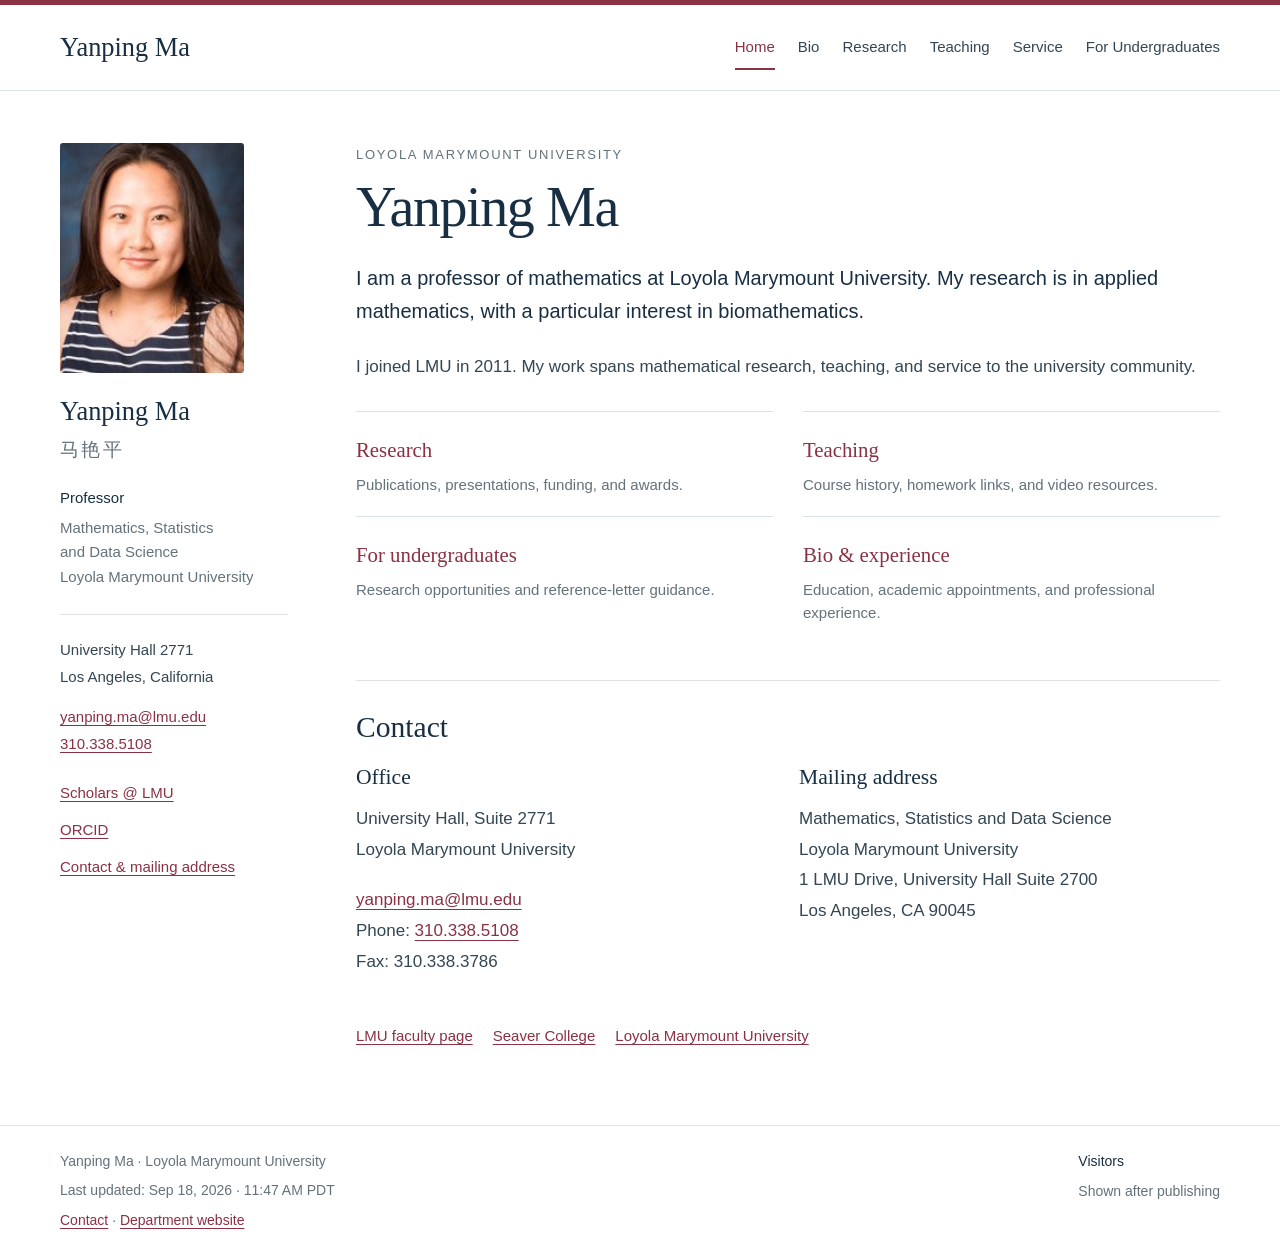
<file: index.html>
<!doctype html>
<html lang="en">
<head>
  <meta charset="utf-8">
  <meta name="viewport" content="width=device-width, initial-scale=1">
  <meta name="description" content="An overview of my work and contact information. Yanping Ma, Loyola Marymount University.">
  <title>Yanping Ma | Loyola Marymount University</title>
  <link rel="icon" type="image/svg+xml" href="assets/favicon.svg">
  <link rel="stylesheet" href="assets/site.css">
  <script src="assets/site.js" defer></script>
</head>
<body>
  <a class="skip-link" href="#main">Skip to content</a>
  <header class="site-header"><div class="header-inner">
    <a class="site-name" href="index.html">Yanping Ma</a>
    <button class="menu-toggle" type="button" aria-expanded="false" aria-controls="site-navigation">Menu</button>
    <nav class="site-nav" id="site-navigation" aria-label="Main navigation"><a href="index.html" aria-current="page">Home</a><a href="bio.html">Bio</a><a href="research.html">Research</a><a href="teaching.html">Teaching</a><a href="services.html">Service</a><a href="undergraduates.html">For Undergraduates</a></nav>
  </div></header>
  <div class="site-shell">
    <aside class="profile-rail with-portrait" aria-label="Faculty profile">
      <img class="profile-portrait" src="assets/yanping-ma.jpg" alt="Yanping Ma" width="160" height="224">
      <p class="profile-name">Yanping Ma</p><p class="profile-chinese" lang="zh">马艳平</p>
      <p class="profile-title">Professor</p>
      <p class="profile-affiliation">Mathematics, Statistics<br>and Data Science<br>Loyola Marymount University</p>
      <div class="profile-contact"><p>University Hall 2771<br>Los Angeles, California</p><p><a href="mailto:yanping.ma@lmu.edu">yanping.ma@lmu.edu</a><br><a href="tel:+13103385108">310.338.5108</a></p></div>
      <div class="profile-links"><a href="https://scholars.lmu.edu/en/persons/yanping-ma/">Scholars @ LMU</a><a href="https://orcid.org/0000-0001-7755-8289">ORCID</a><a href="index.html#contact">Contact & mailing address</a></div>
    </aside>
    <main id="main">
      <p class="eyebrow">Loyola Marymount University</p><h1>Yanping Ma</h1>
      
      <div class="page-content"><p class="lead">I am a professor of mathematics at Loyola Marymount University. My research is in applied mathematics, with a particular interest in biomathematics.</p>
<p>I joined LMU in 2011. My work spans mathematical research, teaching, and service to the university community.</p>
<div class="page-links">
  <a class="page-link" href="research.html"><strong>Research</strong><span>Publications, presentations, funding, and awards.</span></a>
  <a class="page-link" href="teaching.html"><strong>Teaching</strong><span>Course history, homework links, and video resources.</span></a>
  <a class="page-link" href="undergraduates.html"><strong>For undergraduates</strong><span>Research opportunities and reference-letter guidance.</span></a>
  <a class="page-link" href="bio.html"><strong>Bio & experience</strong><span>Education, academic appointments, and professional experience.</span></a>
</div>
<section class="content-section" aria-labelledby="contact">
  <h2 id="contact">Contact</h2>
  <div class="contact-columns">
    <div><h3>Office</h3><p>University Hall, Suite 2771<br>Loyola Marymount University</p><p><a href="mailto:yanping.ma@lmu.edu">yanping.ma@lmu.edu</a><br>Phone: <a href="tel:+13103385108">310.338.5108</a><br>Fax: 310.338.3786</p></div>
    <div><h3>Mailing address</h3><address>Mathematics, Statistics and Data Science<br>Loyola Marymount University<br>1 LMU Drive, University Hall Suite 2700<br>Los Angeles, CA 90045</address></div>
  </div>
  <div class="inline-links"><a href="https://cse.lmu.edu/department/math/faculty/?expert=yanping.ma">LMU faculty page</a><a href="https://cse.lmu.edu/">Seaver College</a><a href="https://www.lmu.edu/">Loyola Marymount University</a></div>
</section>
</div>
    </main>
  </div>
  <footer class="site-footer"><div class="footer-inner">
    <div class="footer-details"><span>Yanping Ma · Loyola Marymount University</span><span>Last updated: <time datetime="2026-09-18T11:47:46-07:00">Sep 18, 2026 · 11:47 AM PDT</time></span><span><a href="index.html#contact">Contact</a> · <a href="https://cse.lmu.edu/department/math/">Department website</a></span></div>
    <div class="footer-counter"><span class="counter-label">Visitors</span><span class="counter-preview" id="counter-status">Shown after publishing</span><iframe id="visitor-counter" data-src="assets/visitor-counter.html" title="Website visitor counts" sandbox="allow-scripts allow-popups allow-popups-to-escape-sandbox" hidden></iframe><noscript>Enable JavaScript to view visitor counts.</noscript></div>
  </div></footer>
</body>
</html>
</file>
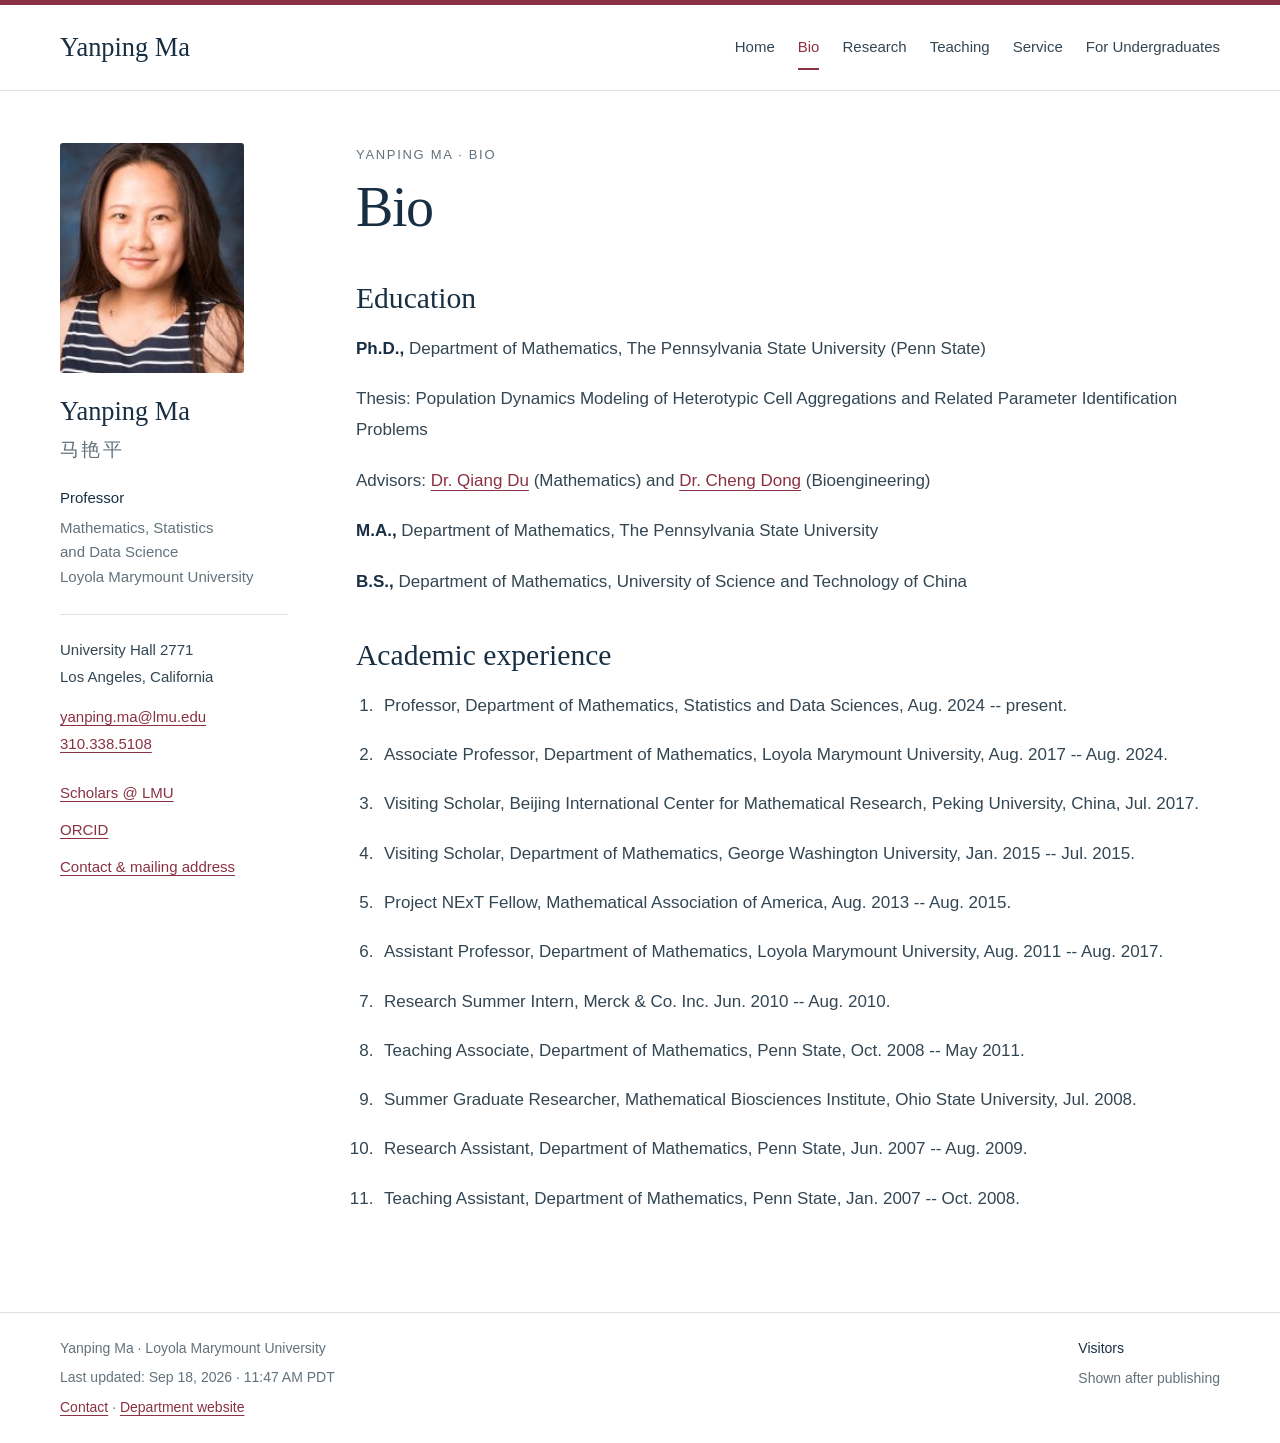
<file: bio.html>
<!doctype html>
<html lang="en">
<head>
  <meta charset="utf-8">
  <meta name="viewport" content="width=device-width, initial-scale=1">
  <meta name="description" content="Education and academic experience. Yanping Ma, Loyola Marymount University.">
  <title>Bio | Yanping Ma · LMU</title>
  <link rel="icon" type="image/svg+xml" href="assets/favicon.svg">
  <link rel="stylesheet" href="assets/site.css">
  <script src="assets/site.js" defer></script>
</head>
<body>
  <a class="skip-link" href="#main">Skip to content</a>
  <header class="site-header"><div class="header-inner">
    <a class="site-name" href="index.html">Yanping Ma</a>
    <button class="menu-toggle" type="button" aria-expanded="false" aria-controls="site-navigation">Menu</button>
    <nav class="site-nav" id="site-navigation" aria-label="Main navigation"><a href="index.html">Home</a><a href="bio.html" aria-current="page">Bio</a><a href="research.html">Research</a><a href="teaching.html">Teaching</a><a href="services.html">Service</a><a href="undergraduates.html">For Undergraduates</a></nav>
  </div></header>
  <div class="site-shell">
    <aside class="profile-rail with-portrait" aria-label="Faculty profile">
      <img class="profile-portrait" src="assets/yanping-ma.jpg" alt="Yanping Ma" width="160" height="224">
      <p class="profile-name">Yanping Ma</p><p class="profile-chinese" lang="zh">马艳平</p>
      <p class="profile-title">Professor</p>
      <p class="profile-affiliation">Mathematics, Statistics<br>and Data Science<br>Loyola Marymount University</p>
      <div class="profile-contact"><p>University Hall 2771<br>Los Angeles, California</p><p><a href="mailto:yanping.ma@lmu.edu">yanping.ma@lmu.edu</a><br><a href="tel:+13103385108">310.338.5108</a></p></div>
      <div class="profile-links"><a href="https://scholars.lmu.edu/en/persons/yanping-ma/">Scholars @ LMU</a><a href="https://orcid.org/0000-0001-7755-8289">ORCID</a><a href="index.html#contact">Contact & mailing address</a></div>
    </aside>
    <main id="main">
      <p class="eyebrow">Yanping Ma · Bio</p><h1>Bio</h1>
      
      <div class="page-content"><h2 id="education">Education</h2>
<p><strong>Ph.D., </strong>Department of Mathematics, The Pennsylvania State University (Penn State)</p>
<p>Thesis: Population Dynamics Modeling of Heterotypic Cell Aggregations and Related Parameter Identification Problems</p>
<p>Advisors: <a href="http://www.columbia.edu/~qd2125/">Dr. Qiang Du</a> (Mathematics) and <a href="https://sites.psu.edu/cellmech/">Dr. Cheng Dong</a> (Bioengineering)</p>
<p><strong>M.A., </strong>Department of Mathematics, The Pennsylvania State University</p>
<p><strong>B.S., </strong>Department of Mathematics, University of Science and Technology of China</p>
<h2 id="academic-experience">Academic experience</h2>
<ol><li><p>Professor, Department of Mathematics, Statistics and Data Sciences, Aug. 2024 -- present.</p></li><li><p>Associate Professor, Department of Mathematics, Loyola Marymount University, Aug. 2017 -- Aug. 2024.</p></li><li><p>Visiting Scholar, Beijing International Center for Mathematical Research, Peking University, China, Jul. 2017.</p></li><li><p>Visiting Scholar, Department of Mathematics, George Washington University, Jan. 2015 -- Jul. 2015.</p></li><li><p>Project NExT Fellow, Mathematical Association of America, Aug. 2013 -- Aug. 2015.</p></li><li><p>Assistant Professor, Department of Mathematics, Loyola Marymount University, Aug. 2011 -- Aug. 2017.</p></li><li><p>Research Summer Intern, Merck &amp; Co. Inc. Jun. 2010 -- Aug. 2010.</p></li><li><p>Teaching Associate, Department of Mathematics, Penn State, Oct. 2008 -- May 2011.</p></li><li><p>Summer Graduate Researcher, Mathematical Biosciences Institute, Ohio State University, Jul. 2008.</p></li><li><p>Research Assistant, Department of Mathematics, Penn State, Jun. 2007 -- Aug. 2009.</p></li><li><p>Teaching Assistant, Department of Mathematics, Penn State, Jan. 2007 -- Oct. 2008.</p></li></ol></div>
    </main>
  </div>
  <footer class="site-footer"><div class="footer-inner">
    <div class="footer-details"><span>Yanping Ma · Loyola Marymount University</span><span>Last updated: <time datetime="2026-09-18T11:47:46-07:00">Sep 18, 2026 · 11:47 AM PDT</time></span><span><a href="index.html#contact">Contact</a> · <a href="https://cse.lmu.edu/department/math/">Department website</a></span></div>
    <div class="footer-counter"><span class="counter-label">Visitors</span><span class="counter-preview" id="counter-status">Shown after publishing</span><iframe id="visitor-counter" data-src="assets/visitor-counter.html" title="Website visitor counts" sandbox="allow-scripts allow-popups allow-popups-to-escape-sandbox" hidden></iframe><noscript>Enable JavaScript to view visitor counts.</noscript></div>
  </div></footer>
</body>
</html>
</file>
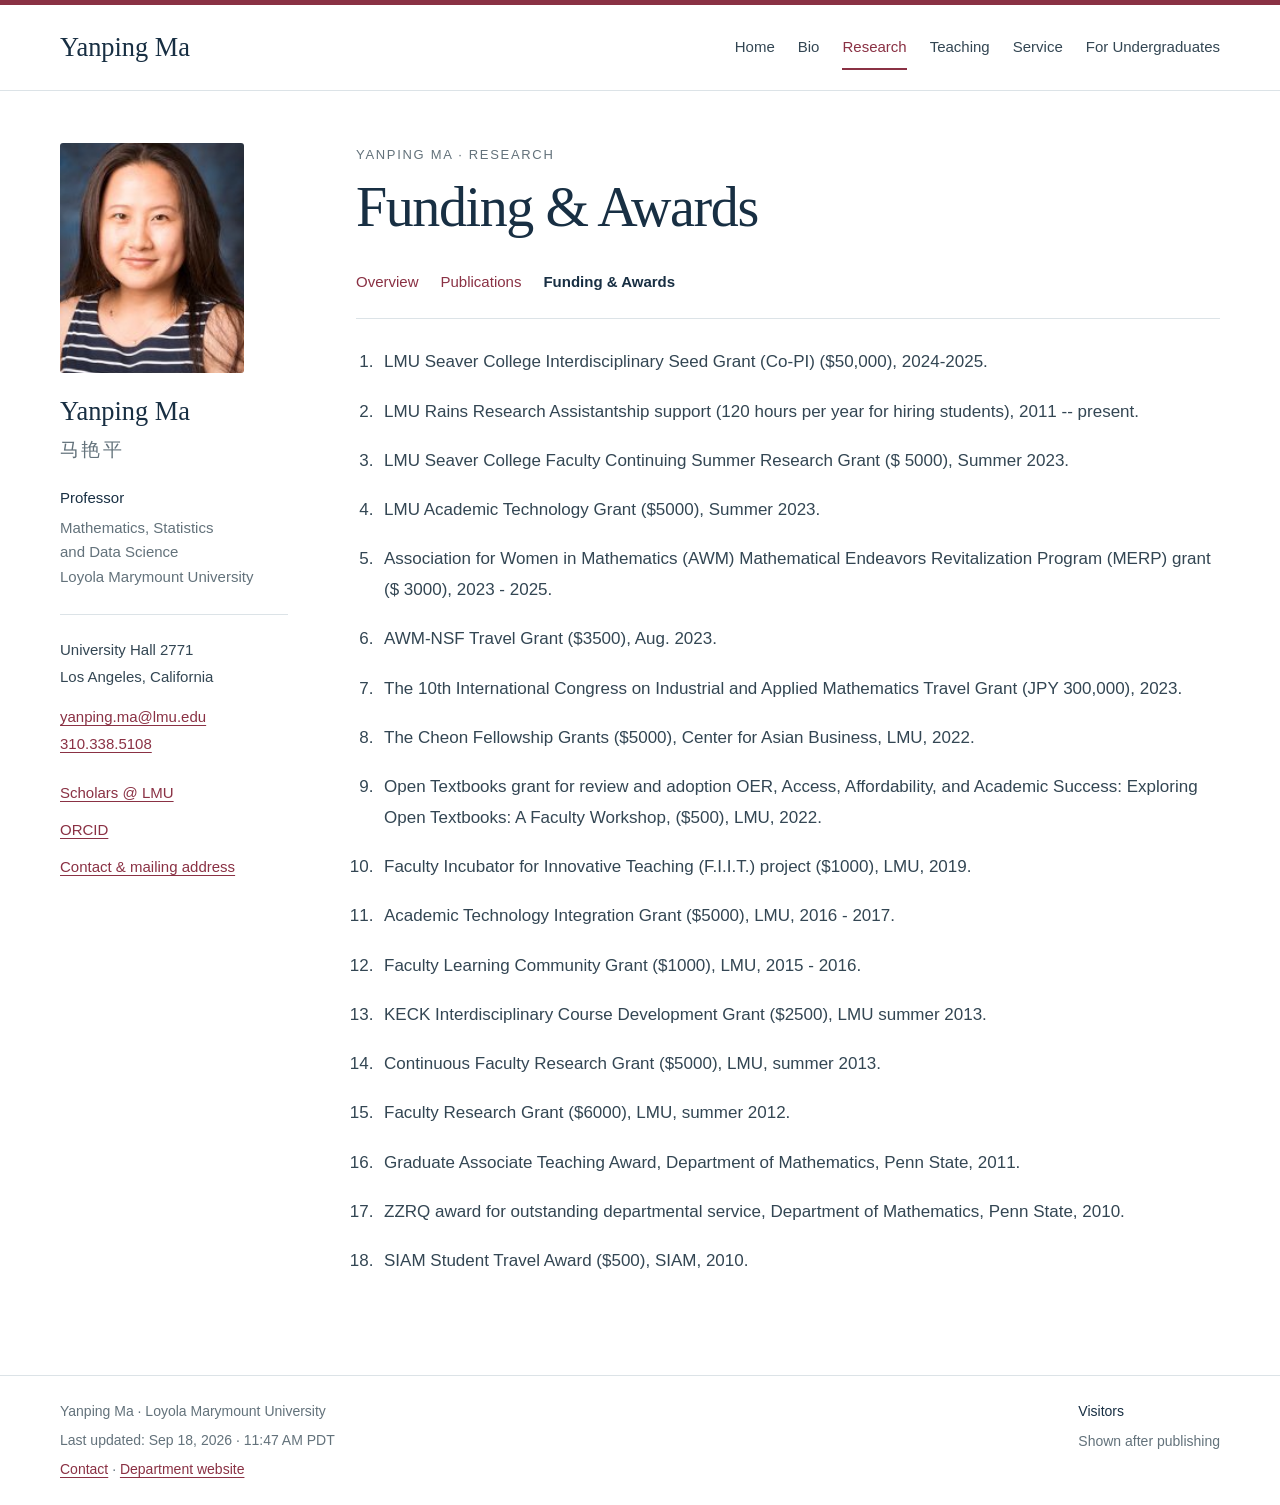
<file: funding-awards.html>
<!doctype html>
<html lang="en">
<head>
  <meta charset="utf-8">
  <meta name="viewport" content="width=device-width, initial-scale=1">
  <meta name="description" content="Research support, teaching grants, and professional recognition. Yanping Ma, Loyola Marymount University.">
  <title>Funding &amp; Awards | Yanping Ma · LMU</title>
  <link rel="icon" type="image/svg+xml" href="assets/favicon.svg">
  <link rel="stylesheet" href="assets/site.css">
  <script src="assets/site.js" defer></script>
</head>
<body>
  <a class="skip-link" href="#main">Skip to content</a>
  <header class="site-header"><div class="header-inner">
    <a class="site-name" href="index.html">Yanping Ma</a>
    <button class="menu-toggle" type="button" aria-expanded="false" aria-controls="site-navigation">Menu</button>
    <nav class="site-nav" id="site-navigation" aria-label="Main navigation"><a href="index.html">Home</a><a href="bio.html">Bio</a><a href="research.html" class="section-active">Research</a><a href="teaching.html">Teaching</a><a href="services.html">Service</a><a href="undergraduates.html">For Undergraduates</a></nav>
  </div></header>
  <div class="site-shell">
    <aside class="profile-rail with-portrait" aria-label="Faculty profile">
      <img class="profile-portrait" src="assets/yanping-ma.jpg" alt="Yanping Ma" width="160" height="224">
      <p class="profile-name">Yanping Ma</p><p class="profile-chinese" lang="zh">马艳平</p>
      <p class="profile-title">Professor</p>
      <p class="profile-affiliation">Mathematics, Statistics<br>and Data Science<br>Loyola Marymount University</p>
      <div class="profile-contact"><p>University Hall 2771<br>Los Angeles, California</p><p><a href="mailto:yanping.ma@lmu.edu">yanping.ma@lmu.edu</a><br><a href="tel:+13103385108">310.338.5108</a></p></div>
      <div class="profile-links"><a href="https://scholars.lmu.edu/en/persons/yanping-ma/">Scholars @ LMU</a><a href="https://orcid.org/0000-0001-7755-8289">ORCID</a><a href="index.html#contact">Contact & mailing address</a></div>
    </aside>
    <main id="main">
      <p class="eyebrow">Yanping Ma · Research</p><h1>Funding &amp; Awards</h1>
      <nav class="section-nav" aria-label="Research pages"><a href="research.html">Overview</a><a href="publications.html">Publications</a><a href="funding-awards.html" aria-current="page">Funding &amp; Awards</a></nav>
      <div class="page-content"><ol><li><p>LMU Seaver College Interdisciplinary Seed Grant (Co-PI) ($50,000), 2024-2025. </p></li><li><p>LMU Rains Research Assistantship support (120 hours per year for hiring students), 2011 -- present.</p></li><li><p>LMU Seaver College Faculty Continuing Summer Research Grant ($ 5000), Summer 2023.</p></li><li><p>LMU Academic Technology Grant ($5000), Summer 2023.</p></li><li><p>Association for Women in Mathematics (AWM) Mathematical Endeavors Revitalization Program (MERP) grant ($ 3000), 2023 - 2025.</p></li><li><p>AWM-NSF Travel Grant ($3500), Aug. 2023.</p></li><li><p>The 10th International Congress on Industrial and Applied Mathematics Travel Grant (JPY 300,000), 2023.</p></li><li><p>The Cheon Fellowship Grants ($5000), Center for Asian Business, LMU, 2022.</p></li><li><p>Open Textbooks grant for review and adoption OER, Access, Affordability, and Academic Success: Exploring Open Textbooks: A Faculty Workshop, ($500), LMU, 2022.</p></li><li><p>Faculty Incubator for Innovative Teaching (F.I.I.T.) project ($1000), LMU, 2019.</p></li><li><p>Academic Technology Integration Grant ($5000), LMU, 2016 - 2017.</p></li><li><p>Faculty Learning Community Grant ($1000), LMU, 2015 - 2016.</p></li><li><p>KECK Interdisciplinary Course Development Grant ($2500), LMU summer 2013.</p></li><li><p>Continuous Faculty Research Grant ($5000), LMU, summer 2013.</p></li><li><p>Faculty Research Grant ($6000), LMU, summer 2012.</p></li><li><p>Graduate Associate Teaching Award, Department of Mathematics, Penn State, 2011.</p></li><li><p>ZZRQ award for outstanding departmental service, Department of Mathematics, Penn State, 2010.</p></li><li><p>SIAM Student Travel Award ($500), SIAM, 2010.</p></li></ol></div>
    </main>
  </div>
  <footer class="site-footer"><div class="footer-inner">
    <div class="footer-details"><span>Yanping Ma · Loyola Marymount University</span><span>Last updated: <time datetime="2026-09-18T11:47:46-07:00">Sep 18, 2026 · 11:47 AM PDT</time></span><span><a href="index.html#contact">Contact</a> · <a href="https://cse.lmu.edu/department/math/">Department website</a></span></div>
    <div class="footer-counter"><span class="counter-label">Visitors</span><span class="counter-preview" id="counter-status">Shown after publishing</span><iframe id="visitor-counter" data-src="assets/visitor-counter.html" title="Website visitor counts" sandbox="allow-scripts allow-popups allow-popups-to-escape-sandbox" hidden></iframe><noscript>Enable JavaScript to view visitor counts.</noscript></div>
  </div></footer>
</body>
</html>
</file>
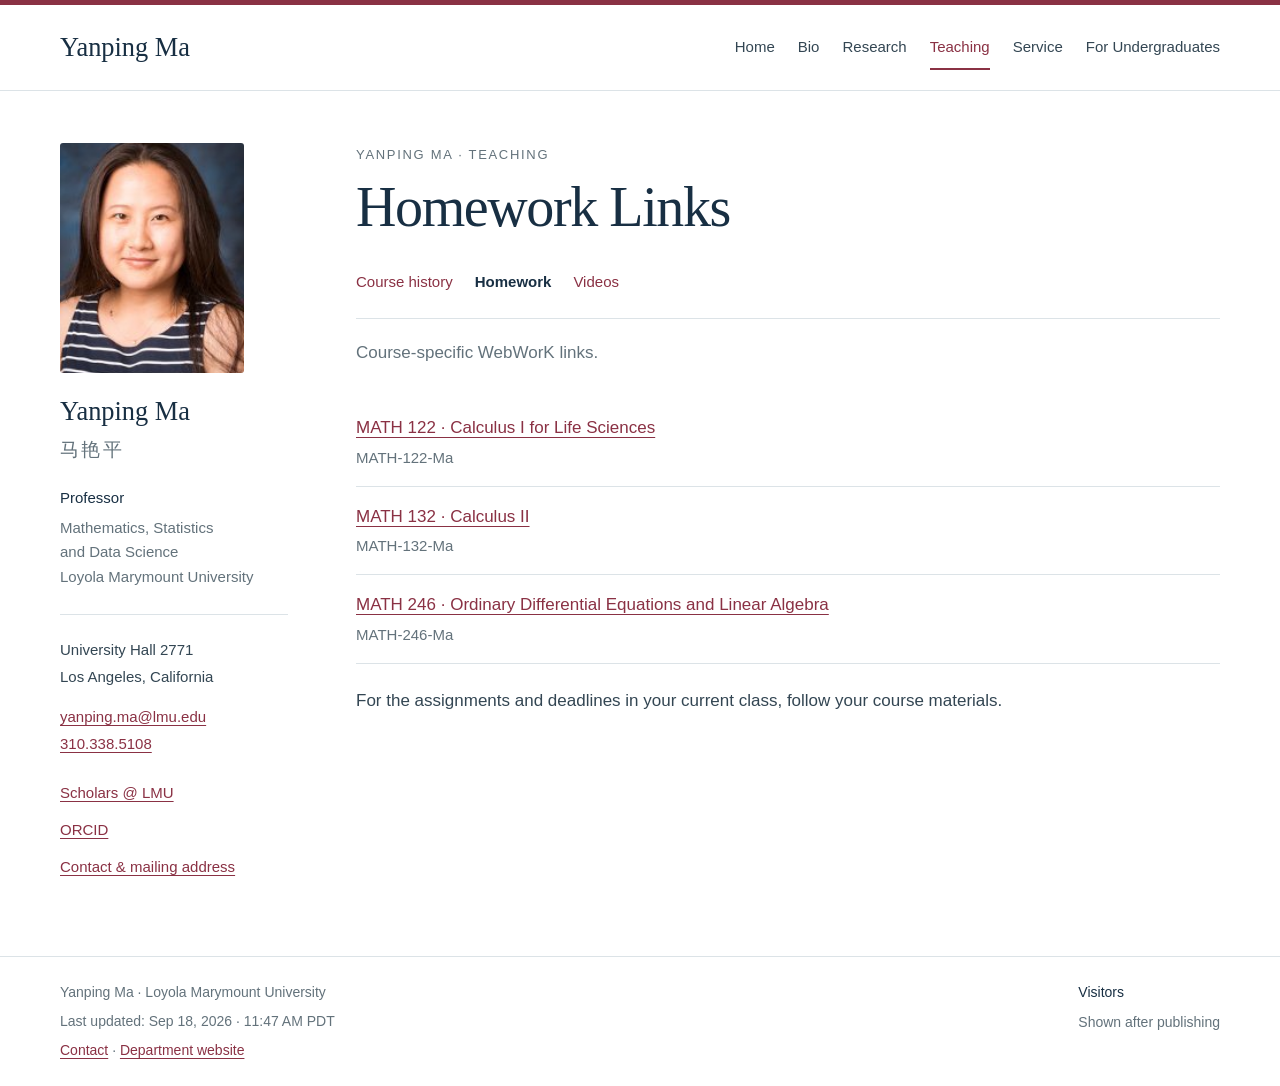
<file: homework.html>
<!doctype html>
<html lang="en">
<head>
  <meta charset="utf-8">
  <meta name="viewport" content="width=device-width, initial-scale=1">
  <meta name="description" content="WebWorK links for my courses. Yanping Ma, Loyola Marymount University.">
  <title>Homework Links | Yanping Ma · LMU</title>
  <link rel="icon" type="image/svg+xml" href="assets/favicon.svg">
  <link rel="stylesheet" href="assets/site.css">
  <script src="assets/site.js" defer></script>
</head>
<body>
  <a class="skip-link" href="#main">Skip to content</a>
  <header class="site-header"><div class="header-inner">
    <a class="site-name" href="index.html">Yanping Ma</a>
    <button class="menu-toggle" type="button" aria-expanded="false" aria-controls="site-navigation">Menu</button>
    <nav class="site-nav" id="site-navigation" aria-label="Main navigation"><a href="index.html">Home</a><a href="bio.html">Bio</a><a href="research.html">Research</a><a href="teaching.html" class="section-active">Teaching</a><a href="services.html">Service</a><a href="undergraduates.html">For Undergraduates</a></nav>
  </div></header>
  <div class="site-shell">
    <aside class="profile-rail with-portrait" aria-label="Faculty profile">
      <img class="profile-portrait" src="assets/yanping-ma.jpg" alt="Yanping Ma" width="160" height="224">
      <p class="profile-name">Yanping Ma</p><p class="profile-chinese" lang="zh">马艳平</p>
      <p class="profile-title">Professor</p>
      <p class="profile-affiliation">Mathematics, Statistics<br>and Data Science<br>Loyola Marymount University</p>
      <div class="profile-contact"><p>University Hall 2771<br>Los Angeles, California</p><p><a href="mailto:yanping.ma@lmu.edu">yanping.ma@lmu.edu</a><br><a href="tel:+13103385108">310.338.5108</a></p></div>
      <div class="profile-links"><a href="https://scholars.lmu.edu/en/persons/yanping-ma/">Scholars @ LMU</a><a href="https://orcid.org/0000-0001-7755-8289">ORCID</a><a href="index.html#contact">Contact & mailing address</a></div>
    </aside>
    <main id="main">
      <p class="eyebrow">Yanping Ma · Teaching</p><h1>Homework Links</h1>
      <nav class="section-nav" aria-label="Teaching pages"><a href="teaching.html">Course history</a><a href="homework.html" aria-current="page">Homework</a><a href="youtube.html">Videos</a></nav>
      <div class="page-content"><p class="page-intro">Course-specific WebWorK links.</p>
<ul class="course-list">
  <li><strong><a href="https://webwork.lmu.edu/webwork2/MATH-122-Ma">MATH 122 · Calculus I for Life Sciences</a></strong><span>MATH-122-Ma</span></li>
  <li><strong><a href="https://webwork.lmu.edu/webwork2/MATH-132-Ma">MATH 132 · Calculus II</a></strong><span>MATH-132-Ma</span></li>
  <li><strong><a href="https://webwork.lmu.edu/webwork2/MATH-246-Ma">MATH 246 · Ordinary Differential Equations and Linear Algebra</a></strong><span>MATH-246-Ma</span></li>
</ul>
<p>For the assignments and deadlines in your current class, follow your course materials.</p>
</div>
    </main>
  </div>
  <footer class="site-footer"><div class="footer-inner">
    <div class="footer-details"><span>Yanping Ma · Loyola Marymount University</span><span>Last updated: <time datetime="2026-09-18T11:47:46-07:00">Sep 18, 2026 · 11:47 AM PDT</time></span><span><a href="index.html#contact">Contact</a> · <a href="https://cse.lmu.edu/department/math/">Department website</a></span></div>
    <div class="footer-counter"><span class="counter-label">Visitors</span><span class="counter-preview" id="counter-status">Shown after publishing</span><iframe id="visitor-counter" data-src="assets/visitor-counter.html" title="Website visitor counts" sandbox="allow-scripts allow-popups allow-popups-to-escape-sandbox" hidden></iframe><noscript>Enable JavaScript to view visitor counts.</noscript></div>
  </div></footer>
</body>
</html>
</file>
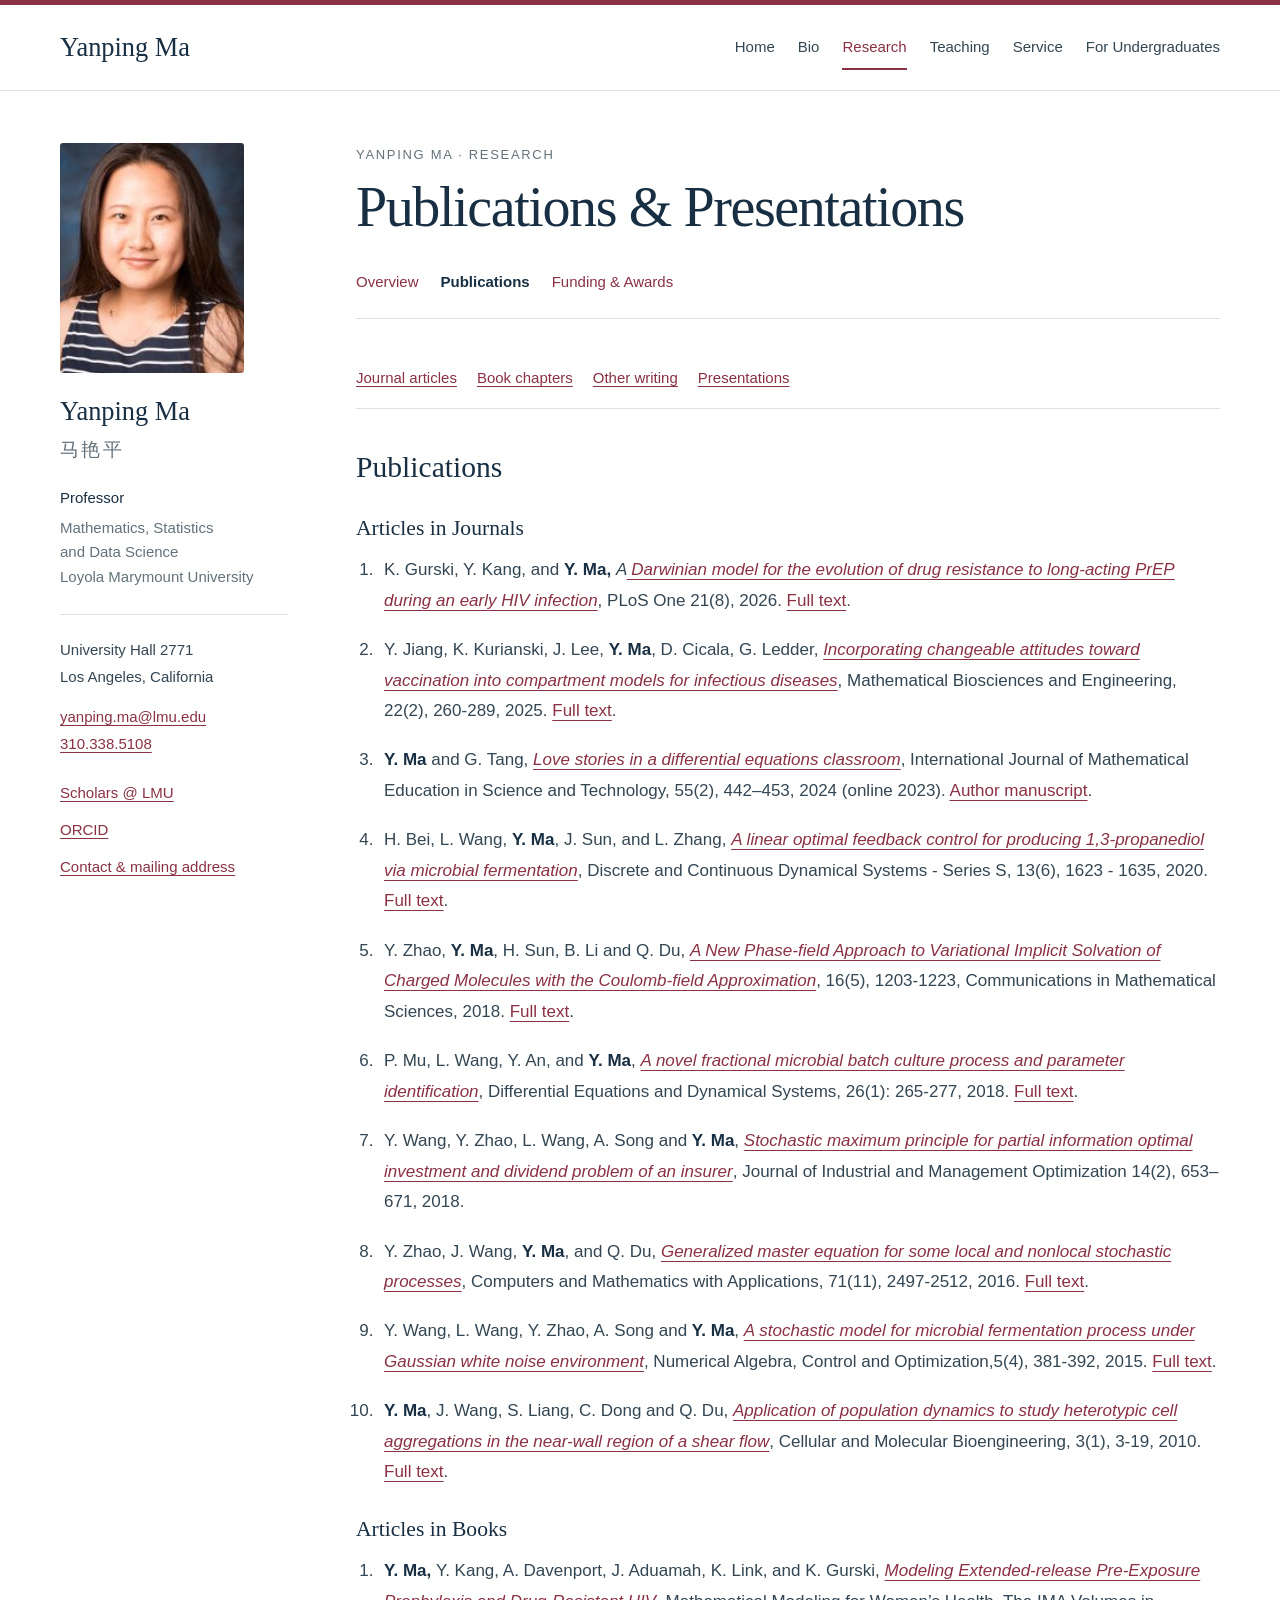
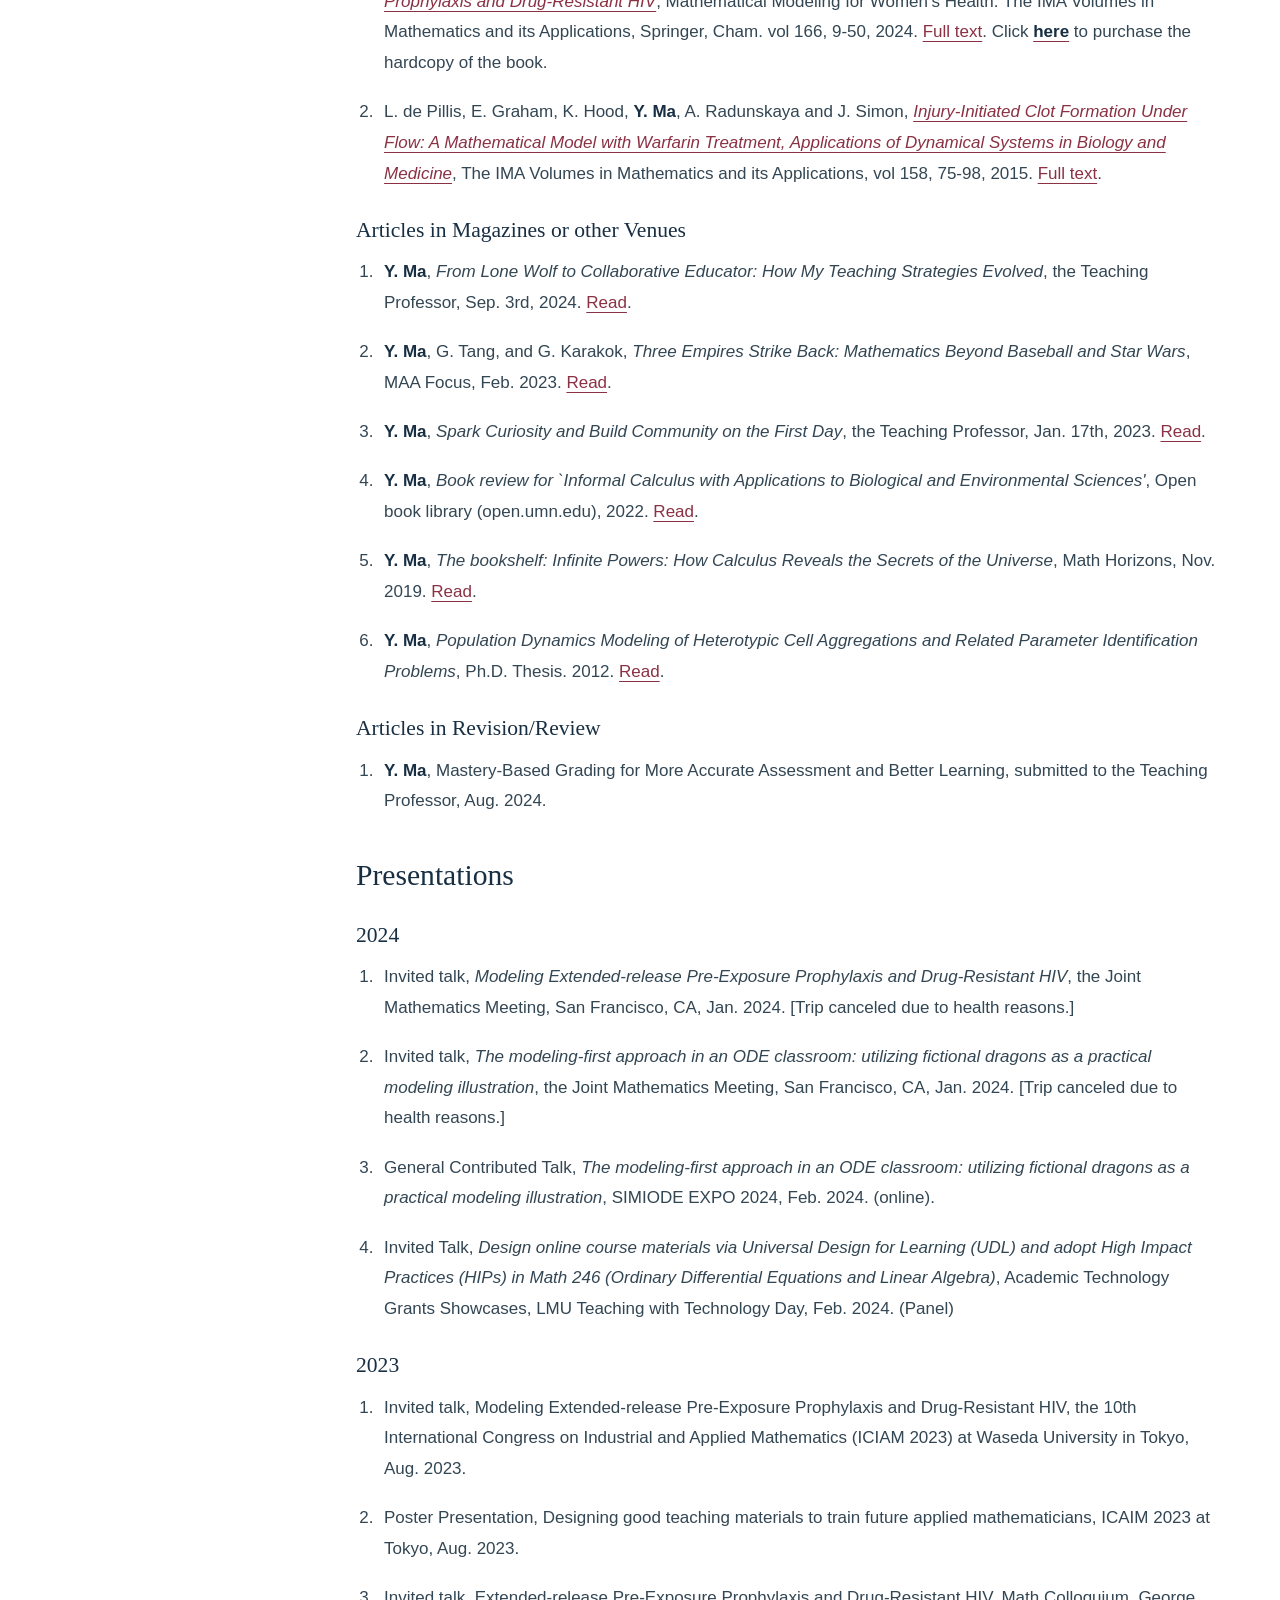
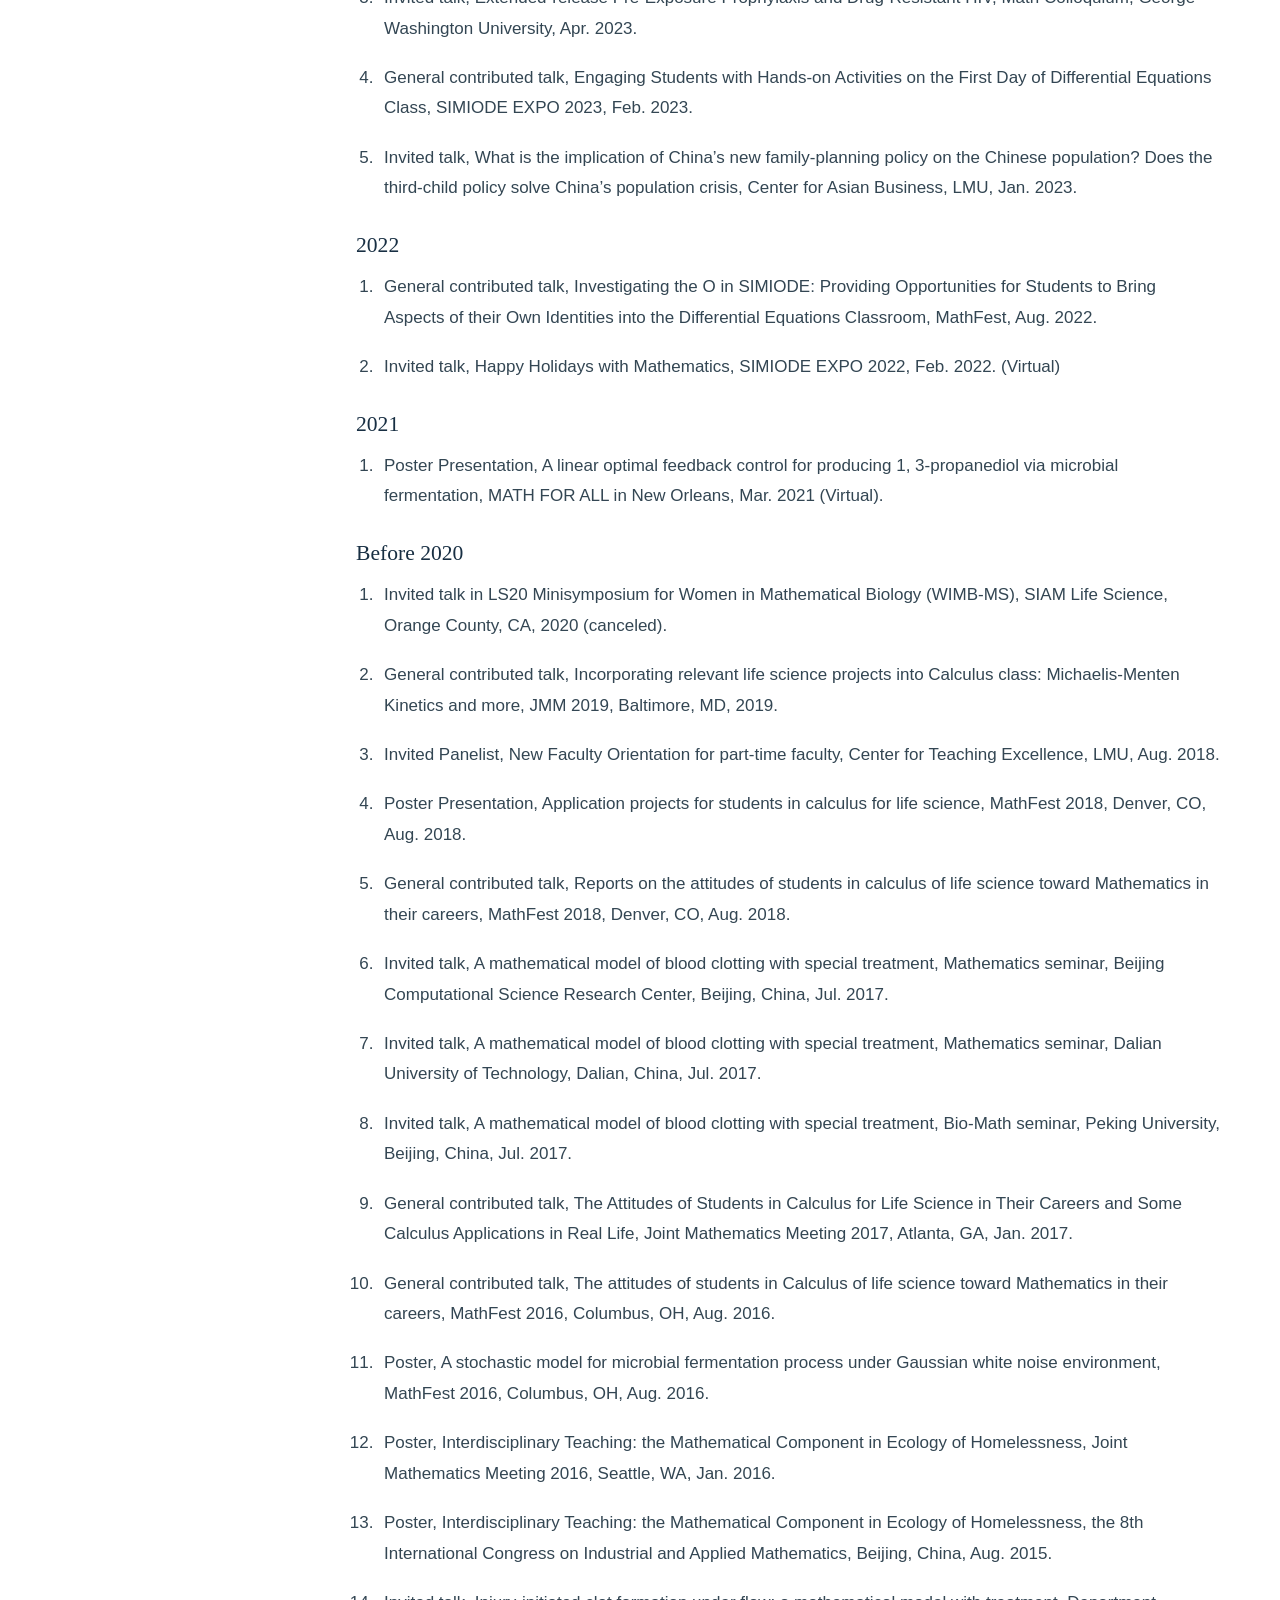
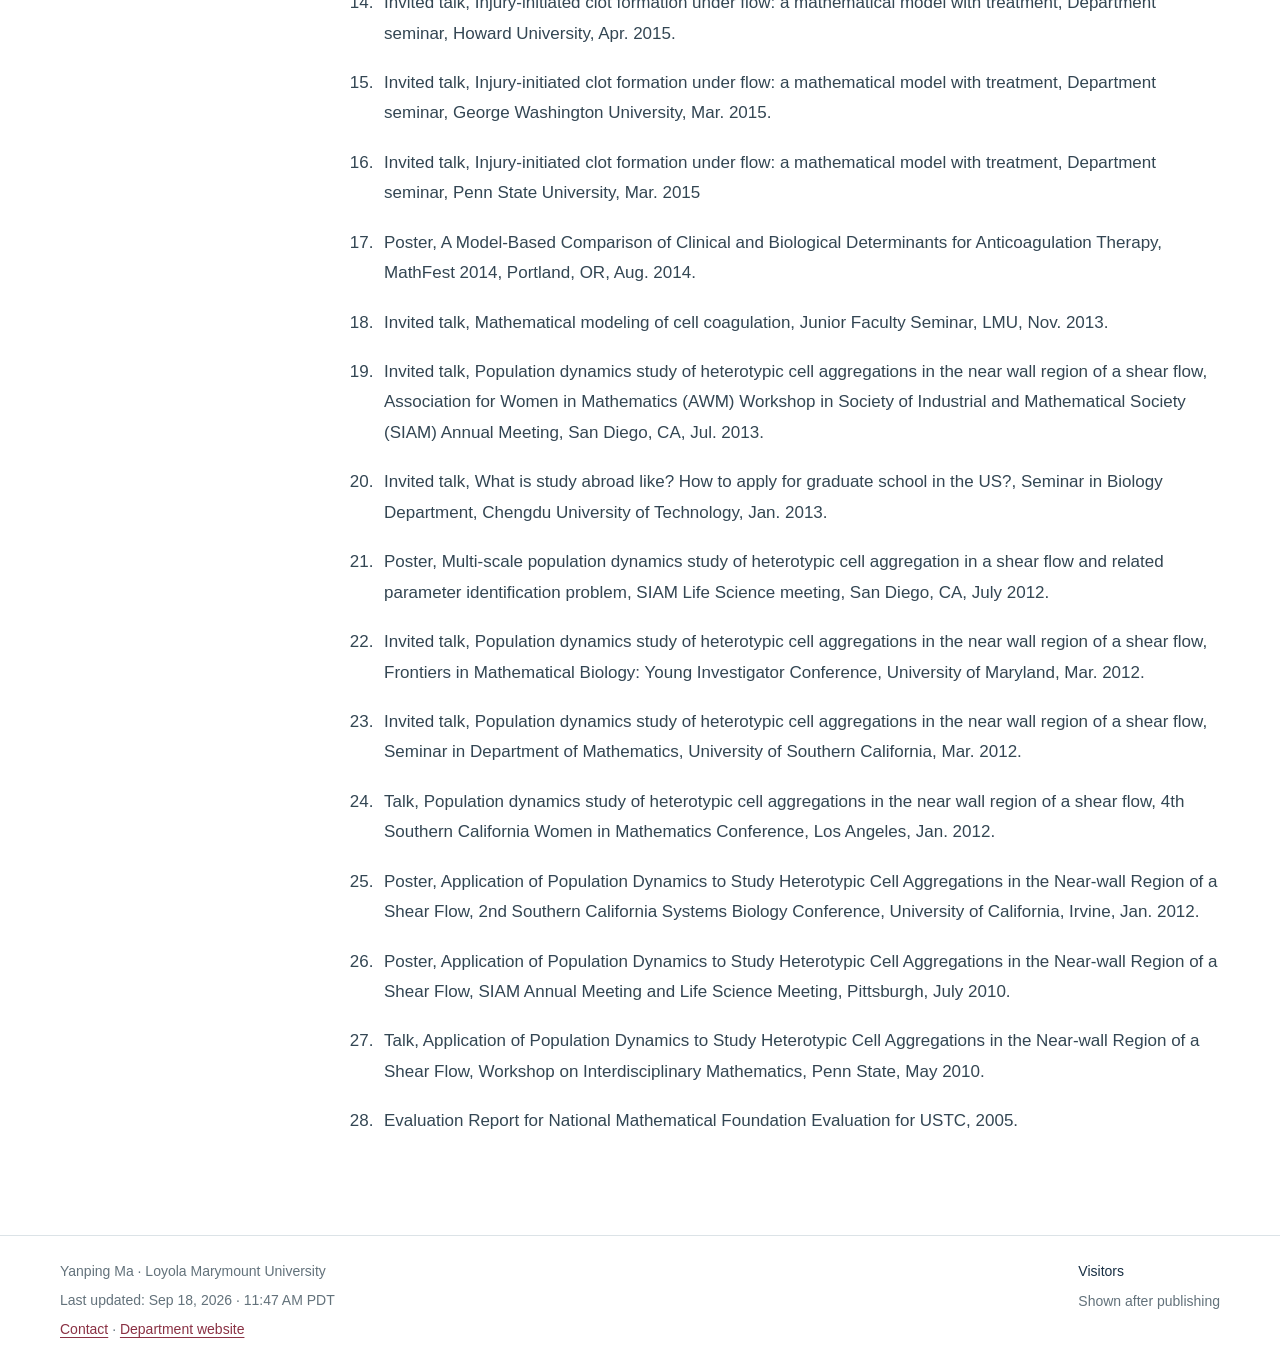
<file: publications.html>
<!doctype html>
<html lang="en">
<head>
  <meta charset="utf-8">
  <meta name="viewport" content="width=device-width, initial-scale=1">
  <meta name="description" content="Journal articles, book chapters, teaching scholarship, and presentations. Yanping Ma, Loyola Marymount University.">
  <title>Publications &amp; Presentations | Yanping Ma · LMU</title>
  <link rel="icon" type="image/svg+xml" href="assets/favicon.svg">
  <link rel="stylesheet" href="assets/site.css">
  <script src="assets/site.js" defer></script>
</head>
<body>
  <a class="skip-link" href="#main">Skip to content</a>
  <header class="site-header"><div class="header-inner">
    <a class="site-name" href="index.html">Yanping Ma</a>
    <button class="menu-toggle" type="button" aria-expanded="false" aria-controls="site-navigation">Menu</button>
    <nav class="site-nav" id="site-navigation" aria-label="Main navigation"><a href="index.html">Home</a><a href="bio.html">Bio</a><a href="research.html" class="section-active">Research</a><a href="teaching.html">Teaching</a><a href="services.html">Service</a><a href="undergraduates.html">For Undergraduates</a></nav>
  </div></header>
  <div class="site-shell">
    <aside class="profile-rail with-portrait" aria-label="Faculty profile">
      <img class="profile-portrait" src="assets/yanping-ma.jpg" alt="Yanping Ma" width="160" height="224">
      <p class="profile-name">Yanping Ma</p><p class="profile-chinese" lang="zh">马艳平</p>
      <p class="profile-title">Professor</p>
      <p class="profile-affiliation">Mathematics, Statistics<br>and Data Science<br>Loyola Marymount University</p>
      <div class="profile-contact"><p>University Hall 2771<br>Los Angeles, California</p><p><a href="mailto:yanping.ma@lmu.edu">yanping.ma@lmu.edu</a><br><a href="tel:+13103385108">310.338.5108</a></p></div>
      <div class="profile-links"><a href="https://scholars.lmu.edu/en/persons/yanping-ma/">Scholars @ LMU</a><a href="https://orcid.org/0000-0001-7755-8289">ORCID</a><a href="index.html#contact">Contact & mailing address</a></div>
    </aside>
    <main id="main">
      <p class="eyebrow">Yanping Ma · Research</p><h1>Publications &amp; Presentations</h1>
      <nav class="section-nav" aria-label="Research pages"><a href="research.html">Overview</a><a href="publications.html" aria-current="page">Publications</a><a href="funding-awards.html">Funding &amp; Awards</a></nav>
      <div class="page-content"><nav class="jump-links" aria-label="On this page"><a href="#articles-in-journals">Journal articles</a><a href="#articles-in-books">Book chapters</a><a href="#articles-in-magazines-or-other-venues">Other writing</a><a href="#presentations">Presentations</a></nav>
<h2 id="publications">Publications</h2>
<h3 id="articles-in-journals">Articles in Journals</h3>
<ol><li><p>K. Gurski, Y. Kang, and <strong>Y. Ma, </strong><em>A</em><a href="https://journals.plos.org/plosone/article?id=10.1371%2Fjournal.pone.0355833"><em> Darwinian model for the evolution of drug resistance to long-acting PrEP during an early HIV infection</em></a>, PLoS One 21(8), 2026. <a href="https://libkey.io/libraries/2399/articles/720111064/full-text-file">Full text</a>. </p></li><li><p>Y. Jiang, K. Kurianski, J. Lee, <strong>Y. Ma</strong>, D. Cicala, G. Ledder, <a href="https://www.aimspress.com/article/doi/10.3934/mbe.2025011"><em>Incorporating changeable attitudes toward vaccination into compartment models for infectious diseases</em></a>, Mathematical Biosciences and Engineering, 22(2), 260-289, 2025. <a href="https://www.aimspress.com/article/doi/10.3934/mbe.2025011">Full text</a>.</p></li><li><p><strong>Y. Ma</strong> and G. Tang, <a href="https://www.tandfonline.com/doi/full/10.1080/0020739X.2023.2251016"><em>Love stories in a differential equations classroom</em></a>, International Journal of Mathematical Education in Science and Technology, 55(2), 442–453, 2024 (online 2023). <a href="https://www.dropbox.com/s/ywmjqxzwwfts2v3/06%20%282023%29%20Love%20Stories%20in%20a%20Differential%20Equations%20Classroom.pdf?dl=0">Author manuscript</a>.</p></li><li><p>H. Bei, L. Wang, <strong>Y. Ma</strong>, J. Sun, and L. Zhang, <a href="https://www.aimsciences.org/article/doi/10.3934/dcdss.2020095"><em>A linear optimal feedback control for producing 1,3-propanediol via microbial fermentation</em></a>, Discrete and Continuous Dynamical Systems - Series S, 13(6), 1623 - 1635, 2020. <a href="https://www.dropbox.com/s/rvwg6fdbmv49fei/15%20%282020%29%20A%20linear%20optimal%20feedback%20control%20for%20producing%201%2C3-propanediol%20via%20microbial%20fermentation.pdf?dl=0">Full text</a>.</p></li><li><p>Y. Zhao, <strong>Y. Ma</strong>, H. Sun, B. Li and Q. Du, <a href="https://www.intlpress.com/site/pub/pages/journals/items/cms/content/vols/0016/0005/a002/"><em>A New Phase-field Approach to Variational Implicit Solvation of Charged Molecules with the Coulomb-field Approximation</em></a>, 16(5), 1203-1223, Communications in Mathematical Sciences, 2018. <a href="https://www.dropbox.com/s/dn864t3vf0jytcc/14%20%282018%29%20A%20new%20phase-field%20approach%20to%20variational%20implicit%20solvation%20of%20charged%20molecules%20with%20the%20Coulomb-field%20approximation.pdf?dl=0">Full text</a>. </p></li><li><p>P. Mu, L. Wang, Y. An, and <strong>Y. Ma</strong>, <a href="https://link.springer.com/article/10.1007/s12591-017-0381-7"><em>A novel fractional microbial batch culture process and parameter identification</em></a>, Differential Equations and Dynamical Systems, 26(1): 265-277, 2018. <a href="https://www.dropbox.com/s/jwpyp4ihhyvj2g7/13%20%282017%29%20A%20Novel%20Fractional%20Microbial%20Batch%20Culture%20Process%20and%20Parameter%20Identification.pdf?dl=0">Full text</a>.</p></li><li><p>Y. Wang, Y. Zhao, L. Wang, A. Song and <strong>Y. Ma</strong>, <a href="http://www.aimsciences.org/article/doi/10.3934/jimo.2017067"><em>Stochastic maximum principle for partial information optimal investment and dividend problem of an insurer</em></a>, Journal of Industrial and Management Optimization 14(2), 653–671, 2018. </p></li><li><p>Y. Zhao, J. Wang, <strong>Y. Ma</strong>, and Q. Du, <a href="https://www.sciencedirect.com/science/article/pii/S0898122115004848"><em>Generalized master equation for some local and nonlocal stochastic processes</em></a>, Computers and Mathematics with Applications, 71(11), 2497-2512, 2016. <a href="https://www.dropbox.com/s/6vo3onkb53b62d2/11%20%282016%29%20Generalized%20master%20equation%20for%20some%20local%20and%20nonlocal%20stochastic%20processes.pdf?dl=0">Full text</a>.</p></li><li><p>Y. Wang, L. Wang, Y. Zhao, A. Song and <strong>Y. Ma</strong>, <a href="http://www.aimsciences.org/journals/displayArticlesnew.jsp?paperID=11825"><em>A stochastic model for microbial fermentation process under Gaussian white noise environment</em></a>, Numerical Algebra, Control and Optimization,5(4), 381-392, 2015. <a href="https://www.dropbox.com/s/69khtu8cffve6a9/10%20%282015%29%20A%20stochastic%20model%20for%20microbial%20fermentation%20process%20under%20Gaussian%20white%20noise%20environment.pdf?dl=0">Full text</a>.</p></li><li><p><strong>Y. Ma</strong>, J. Wang, S. Liang, C. Dong and Q. Du, <a href="https://link.springer.com/article/10.1007%2Fs12195-010-0114-2"><em>Application of population dynamics to study heterotypic cell aggregations in the near-wall region of a shear flow</em></a>, Cellular and Molecular Bioengineering, 3(1), 3-19, 2010. <a href="https://www.dropbox.com/s/g0jnvw4f9rawo1r/08%20%282010%29%20Application%20of%20Population%20Dynamics%20to%20Study%20Heterotypic%20Cell%20Aggregations%20in%20the%20Near-Wall%20Region%20of%20a%20Shear%20Flow.pdf?dl=0">Full text</a>.</p></li></ol>
<h3 id="articles-in-books">Articles in Books</h3>
<ol><li><p><strong>Y. Ma, </strong>Y. Kang, A. Davenport, J. Aduamah, K. Link, and K. Gurski, <a href="https://link.springer.com/chapter/10.1007/978-3-031-58516-6_2"><em>Modeling Extended-release Pre-Exposure Prophylaxis and Drug-Resistant HIV</em></a>, Mathematical Modeling for Women’s Health. The IMA Volumes in Mathematics and its Applications, Springer, Cham. vol 166, 9-50, 2024. <a href="https://link.springer.com/content/pdf/10.1007/978-3-031-58516-6.pdf">Full text</a>. Click <a href="https://link.springer.com/book/10.1007/978-3-031-58516-6"><strong>here</strong></a> to purchase the hardcopy of the book.</p></li><li><p>L. de Pillis, E. Graham, K. Hood, <strong>Y. Ma</strong>, A. Radunskaya and J. Simon, <a href="https://link.springer.com/chapter/10.1007%2F978-1-4939-2782-1_4"><em>Injury-Initiated Clot Formation Under Flow: A Mathematical Model with Warfarin Treatment, Applications of Dynamical Systems in Biology and Medicine</em></a>, The IMA Volumes in Mathematics and its Applications, vol 158, 75-98, 2015. <a href="https://www.dropbox.com/s/sulro4lhlt9ixrs/09%20%282015%29%20Injury-Initiated%20Clot%20Formation%20Under%20Flow-%20A%20Mathematical%20Model%20with%20Warfarin%20Treatment.pdf?dl=0">Full text</a>.</p></li></ol>
<h3 id="articles-in-magazines-or-other-venues">Articles in Magazines or other Venues</h3>
<ol><li><p><strong>Y. Ma</strong>, <em>From Lone Wolf to Collaborative Educator: How My Teaching Strategies Evolved</em>, the Teaching Professor, Sep. 3rd, 2024. <a href="https://www.teachingprofessor.com/topics/teaching-strategies/group-work/from-lone-wolf-to-collaborative-educator-how-my-teaching-strategies-evolved/">Read</a>.</p></li><li><p><strong>Y. Ma</strong>, G. Tang, and G. Karakok, <em>Three Empires Strike Back: Mathematics Beyond Baseball and Star Wars</em>, MAA Focus, Feb. 2023. <a href="http://digitaleditions.walsworthprintgroup.com/publication/?m=7656&amp;i=782706&amp;p=36&amp;ver=html5">Read</a>.</p></li><li><p><strong>Y. Ma</strong>, <em>Spark Curiosity and Build Community on the First Day</em>, the Teaching Professor, Jan. 17th, 2023. <a href="https://www.teachingprofessor.com/topics/preparing-to-teach/first-day-of-class/spark-curiosity-and-build-community-on-the-first-day">Read</a>.</p></li><li><p><strong>Y. Ma</strong>, <em>Book review for `Informal Calculus with Applications to Biological and Environmental Sciences&#x27;</em>, Open book library (open.umn.edu), 2022. <a href="https://open.umn.edu/opentextbooks/textbooks/827#Reviews">Read</a>. </p></li><li><p><strong>Y. Ma</strong>, <em>The bookshelf: Infinite Powers: How Calculus Reveals the Secrets of the Universe</em>, Math Horizons, Nov. 2019. <a href="https://www.tandfonline.com/doi/full/10.1080/10724117.2019.1654296">Read</a>.</p></li><li><p><strong>Y. Ma</strong>, <em>Population Dynamics Modeling of Heterotypic Cell Aggregations and Related Parameter Identification Problems</em>, Ph.D. Thesis. 2012. <a href="https://etda.libraries.psu.edu/catalog/13128">Read</a>.</p></li></ol>
<h3 id="articles-in-revision-review">Articles in Revision/Review</h3>
<ol><li><p><strong>Y. Ma</strong>, Mastery-Based Grading for More Accurate Assessment and Better Learning, submitted to the Teaching Professor, Aug. 2024.</p></li></ol>
<h2 id="presentations">Presentations</h2>
<h3 id="presentations-2024">2024</h3>
<ol><li><p>Invited talk, <em>Modeling Extended-release Pre-Exposure</em> <em>Prophylaxis and Drug-Resistant HIV</em>, the Joint Mathematics Meeting, San Francisco, CA, Jan. 2024. [Trip canceled due to health reasons.]</p></li><li><p>Invited talk, <em>The modeling-first approach in an ODE classroom: utilizing fictional dragons as a practical modeling illustration</em>, the Joint Mathematics Meeting, San Francisco, CA, Jan. 2024. [Trip canceled due to health reasons.]</p></li><li><p>General Contributed Talk, <em>The modeling-first approach in an ODE classroom: utilizing fictional dragons as a practical modeling illustration</em>, SIMIODE EXPO 2024, Feb. 2024. (online).</p></li><li><p>Invited Talk, <em>Design online course materials via Universal Design for Learning (UDL) and adopt High Impact Practices (HIPs) in Math 246 (Ordinary Differential Equations and Linear Algebra)</em>, Academic Technology Grants Showcases, LMU Teaching with Technology Day, Feb. 2024. (Panel)</p></li></ol>
<h3 id="presentations-2023">2023</h3>
<ol><li><p>Invited talk, Modeling Extended-release Pre-Exposure Prophylaxis and Drug-Resistant HIV, the 10th International Congress on Industrial and Applied Mathematics (ICIAM 2023) at Waseda University in Tokyo, Aug. 2023.</p></li><li><p>Poster Presentation, Designing good teaching materials to train future applied mathematicians, ICAIM 2023 at Tokyo, Aug. 2023.</p></li><li><p>Invited talk, Extended-release Pre-Exposure Prophylaxis and Drug-Resistant HIV, Math Colloquium, George Washington University, Apr. 2023.</p></li><li><p>General contributed talk, Engaging Students with Hands-on Activities on the First Day of Differential Equations Class, SIMIODE EXPO 2023, Feb. 2023.</p></li><li><p>Invited talk, What is the implication of China’s new family-planning policy on the Chinese population? Does the third-child policy solve China’s population crisis, Center for Asian Business, LMU, Jan. 2023.</p></li></ol>
<h3 id="presentations-2022">2022</h3>
<ol><li><p>General contributed talk, Investigating the O in SIMIODE: Providing Opportunities for Students to Bring Aspects of their Own Identities into the Differential Equations Classroom, MathFest, Aug. 2022.</p></li><li><p>Invited talk, Happy Holidays with Mathematics, SIMIODE EXPO 2022, Feb. 2022. (Virtual)</p></li></ol>
<h3 id="presentations-2021">2021</h3>
<ol><li><p>Poster Presentation, A linear optimal feedback control for producing 1, 3-propanediol via microbial fermentation, MATH FOR ALL in New Orleans, Mar. 2021 (Virtual).</p></li></ol>
<h3 id="presentations-before-2020">Before 2020</h3>
<ol><li><p>Invited talk in LS20 Minisymposium for Women in Mathematical Biology (WIMB-MS), SIAM Life Science, Orange County, CA, 2020 (canceled).</p></li><li><p>General contributed talk, Incorporating relevant life science projects into Calculus class: Michaelis-Menten Kinetics and more, JMM 2019, Baltimore, MD, 2019. </p></li><li><p>Invited Panelist, New Faculty Orientation for part-time faculty, Center for Teaching Excellence, LMU, Aug. 2018.</p></li><li><p>Poster Presentation, Application projects for students in calculus for life science, MathFest 2018, Denver, CO, Aug. 2018.</p></li><li><p>General contributed talk, Reports on the attitudes of students in calculus of life science toward Mathematics in their careers, MathFest 2018, Denver, CO, Aug. 2018.</p></li><li><p>Invited talk, A mathematical model of blood clotting with special treatment, Mathematics seminar, Beijing Computational Science Research Center, Beijing, China, Jul. 2017.</p></li><li><p>Invited talk, A mathematical model of blood clotting with special treatment, Mathematics seminar, Dalian University of Technology, Dalian, China, Jul. 2017.</p></li><li><p>Invited talk, A mathematical model of blood clotting with special treatment, Bio-Math seminar, Peking University, Beijing, China, Jul. 2017.</p></li><li><p>General contributed talk, The Attitudes of Students in Calculus for Life Science in Their Careers and Some Calculus Applications in Real Life, Joint Mathematics Meeting 2017, Atlanta, GA, Jan. 2017.</p></li><li><p>General contributed talk, The attitudes of students in Calculus of life science toward Mathematics in their careers, MathFest 2016, Columbus, OH, Aug. 2016.</p></li><li><p>Poster, A stochastic model for microbial fermentation process under Gaussian white noise environment, MathFest 2016, Columbus, OH, Aug. 2016.</p></li><li><p>Poster, Interdisciplinary Teaching: the Mathematical Component in Ecology of Homelessness, Joint Mathematics Meeting 2016, Seattle, WA, Jan. 2016.</p></li><li><p>Poster, Interdisciplinary Teaching: the Mathematical Component in Ecology of Homelessness, the 8th International Congress on Industrial and Applied Mathematics, Beijing, China, Aug. 2015.</p></li><li><p>Invited talk, Injury-initiated clot formation under flow: a mathematical model with treatment, Department seminar, Howard University, Apr. 2015.</p></li><li><p>Invited talk, Injury-initiated clot formation under flow: a mathematical model with treatment, Department seminar, George Washington University, Mar. 2015.</p></li><li><p>Invited talk, Injury-initiated clot formation under flow: a mathematical model with treatment, Department seminar, Penn State University, Mar. 2015</p></li><li><p>Poster, A Model-Based Comparison of Clinical and Biological Determinants for Anticoagulation Therapy, MathFest 2014, Portland, OR, Aug. 2014.</p></li><li><p>Invited talk, Mathematical modeling of cell coagulation, Junior Faculty Seminar, LMU, Nov. 2013.</p></li><li><p>Invited talk, Population dynamics study of heterotypic cell aggregations in the near wall region of a shear flow, Association for Women in Mathematics (AWM) Workshop in Society of Industrial and Mathematical Society (SIAM) Annual Meeting, San Diego, CA, Jul. 2013.</p></li><li><p>Invited talk, What is study abroad like? How to apply for graduate school in the US?, Seminar in Biology Department, Chengdu University of Technology, Jan. 2013.</p></li><li><p>Poster, Multi-scale population dynamics study of heterotypic cell aggregation in a shear flow and related parameter identification problem, SIAM Life Science meeting, San Diego, CA, July 2012.</p></li><li><p>Invited talk, Population dynamics study of heterotypic cell aggregations in the near wall region of a shear flow, Frontiers in Mathematical Biology: Young Investigator Conference, University of Maryland, Mar. 2012.</p></li><li><p>Invited talk, Population dynamics study of heterotypic cell aggregations in the near wall region of a shear flow, Seminar in Department of Mathematics, University of Southern California, Mar. 2012.</p></li><li><p>Talk, Population dynamics study of heterotypic cell aggregations in the near wall region of a shear flow, 4th Southern California Women in Mathematics Conference, Los Angeles, Jan. 2012.</p></li><li><p>Poster, Application of Population Dynamics to Study Heterotypic Cell Aggregations in the Near-wall Region of a Shear Flow, 2nd Southern California Systems Biology Conference, University of California, Irvine, Jan. 2012.</p></li><li><p>Poster, Application of Population Dynamics to Study Heterotypic Cell Aggregations in the Near-wall Region of a Shear Flow, SIAM Annual Meeting and Life Science Meeting, Pittsburgh, July 2010.</p></li><li><p>Talk, Application of Population Dynamics to Study Heterotypic Cell Aggregations in the Near-wall Region of a Shear Flow, Workshop on Interdisciplinary Mathematics, Penn State, May 2010.</p></li><li><p>Evaluation Report for National Mathematical Foundation Evaluation for USTC, 2005.</p></li></ol></div>
    </main>
  </div>
  <footer class="site-footer"><div class="footer-inner">
    <div class="footer-details"><span>Yanping Ma · Loyola Marymount University</span><span>Last updated: <time datetime="2026-09-18T11:47:46-07:00">Sep 18, 2026 · 11:47 AM PDT</time></span><span><a href="index.html#contact">Contact</a> · <a href="https://cse.lmu.edu/department/math/">Department website</a></span></div>
    <div class="footer-counter"><span class="counter-label">Visitors</span><span class="counter-preview" id="counter-status">Shown after publishing</span><iframe id="visitor-counter" data-src="assets/visitor-counter.html" title="Website visitor counts" sandbox="allow-scripts allow-popups allow-popups-to-escape-sandbox" hidden></iframe><noscript>Enable JavaScript to view visitor counts.</noscript></div>
  </div></footer>
</body>
</html>
</file>
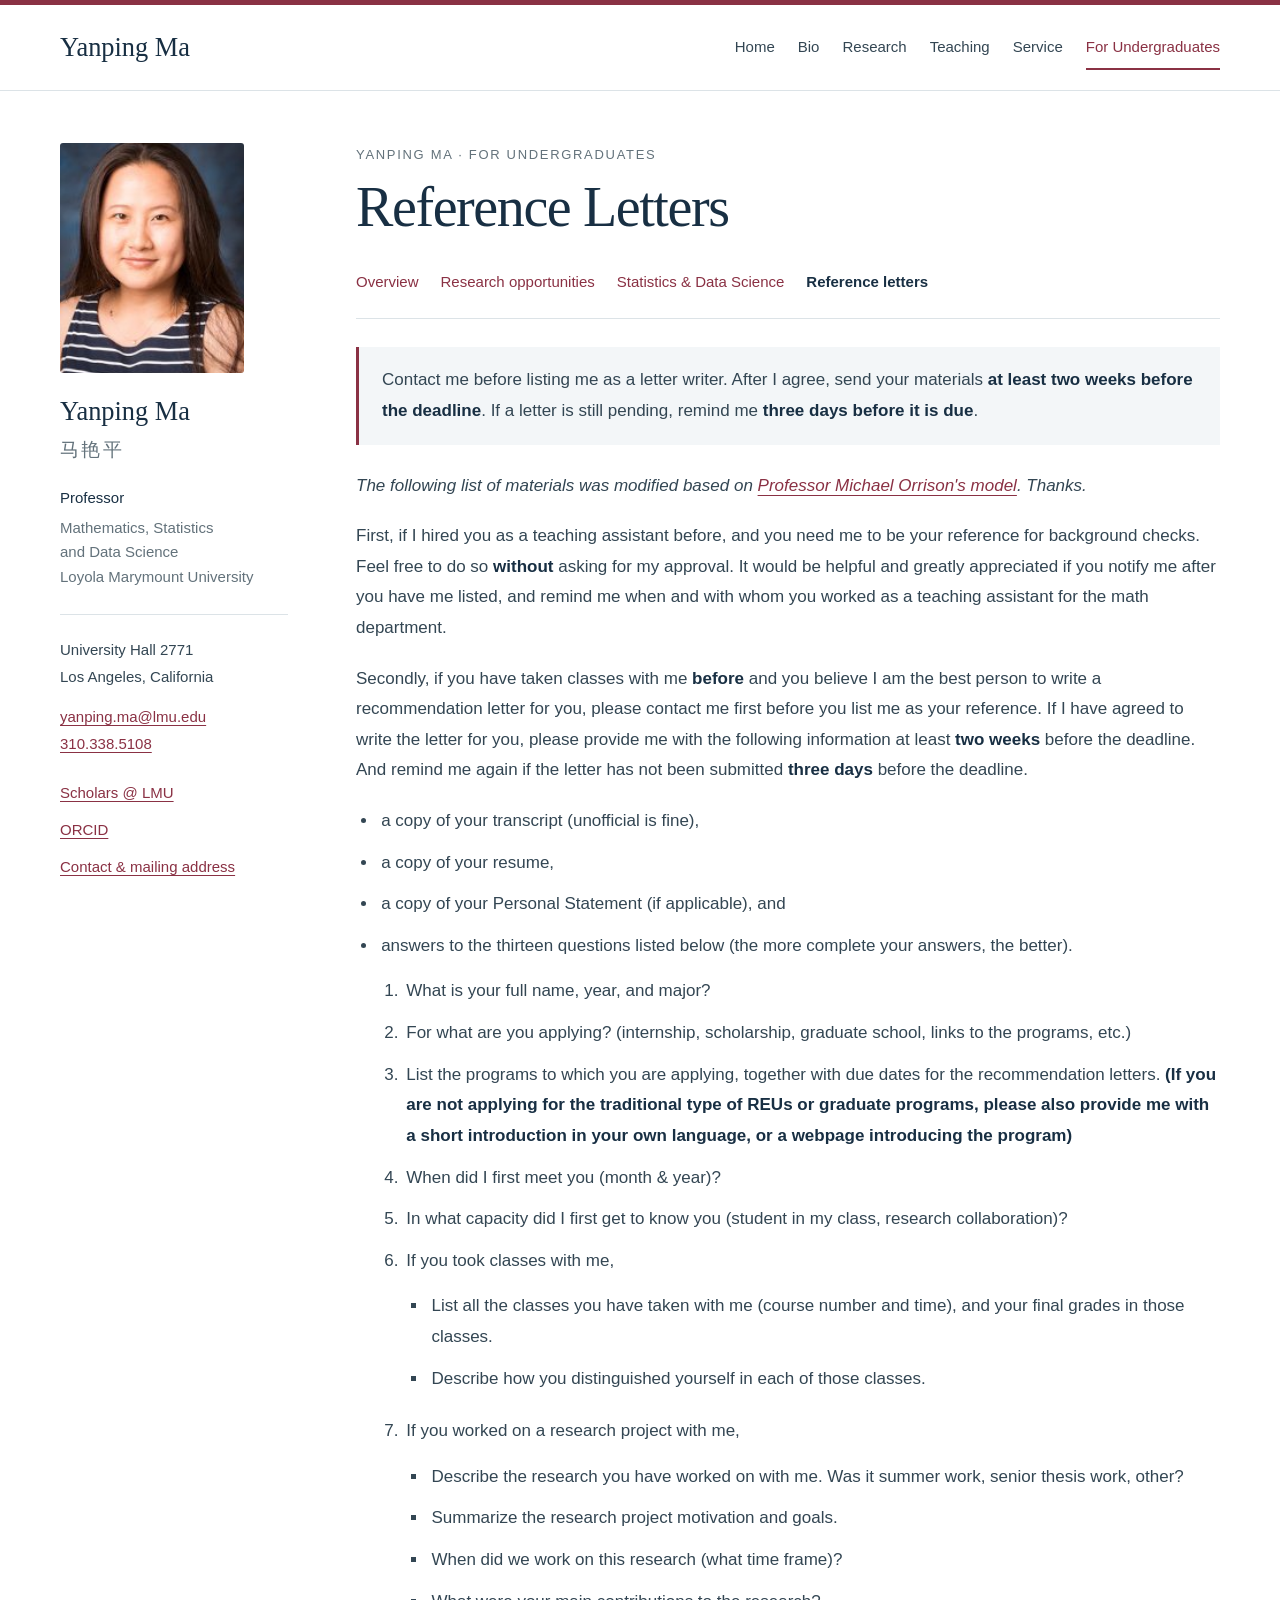
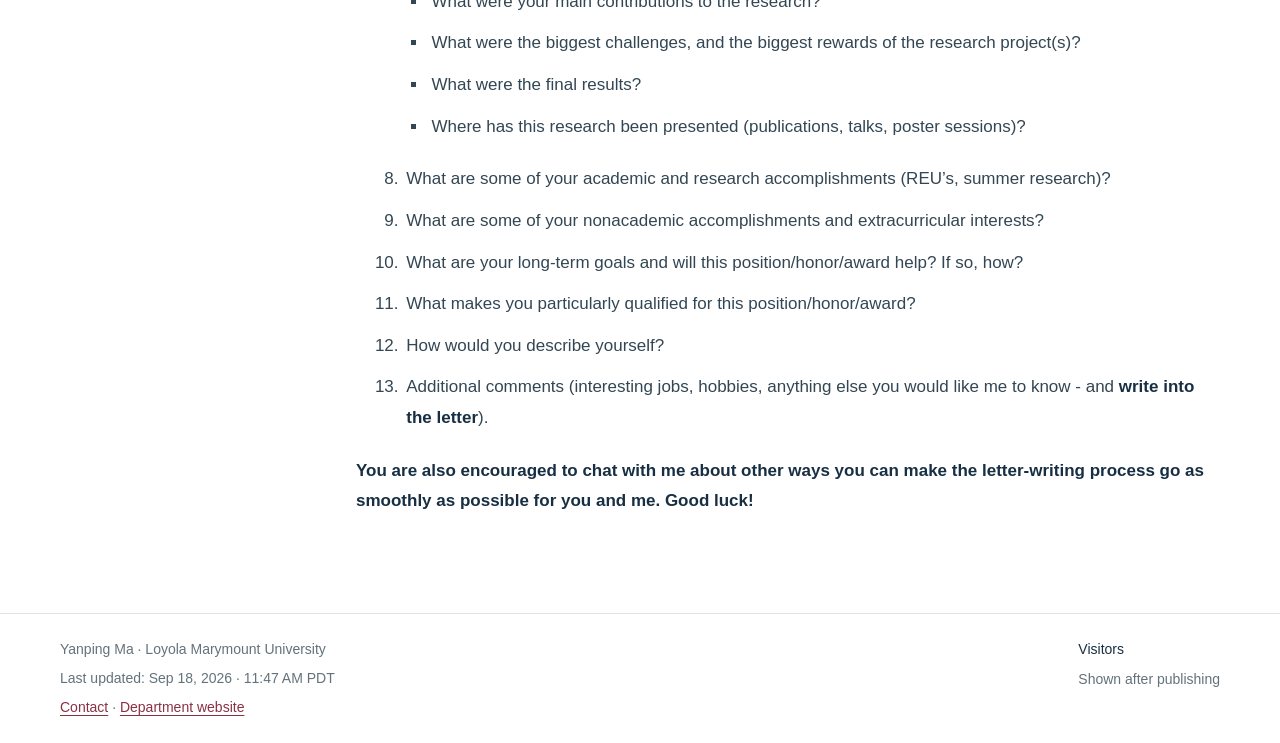
<file: reference-letters.html>
<!doctype html>
<html lang="en">
<head>
  <meta charset="utf-8">
  <meta name="viewport" content="width=device-width, initial-scale=1">
  <meta name="description" content="How to request a recommendation and prepare your materials. Yanping Ma, Loyola Marymount University.">
  <title>Reference Letters | Yanping Ma · LMU</title>
  <link rel="icon" type="image/svg+xml" href="assets/favicon.svg">
  <link rel="stylesheet" href="assets/site.css">
  <script src="assets/site.js" defer></script>
</head>
<body>
  <a class="skip-link" href="#main">Skip to content</a>
  <header class="site-header"><div class="header-inner">
    <a class="site-name" href="index.html">Yanping Ma</a>
    <button class="menu-toggle" type="button" aria-expanded="false" aria-controls="site-navigation">Menu</button>
    <nav class="site-nav" id="site-navigation" aria-label="Main navigation"><a href="index.html">Home</a><a href="bio.html">Bio</a><a href="research.html">Research</a><a href="teaching.html">Teaching</a><a href="services.html">Service</a><a href="undergraduates.html" class="section-active">For Undergraduates</a></nav>
  </div></header>
  <div class="site-shell">
    <aside class="profile-rail with-portrait" aria-label="Faculty profile">
      <img class="profile-portrait" src="assets/yanping-ma.jpg" alt="Yanping Ma" width="160" height="224">
      <p class="profile-name">Yanping Ma</p><p class="profile-chinese" lang="zh">马艳平</p>
      <p class="profile-title">Professor</p>
      <p class="profile-affiliation">Mathematics, Statistics<br>and Data Science<br>Loyola Marymount University</p>
      <div class="profile-contact"><p>University Hall 2771<br>Los Angeles, California</p><p><a href="mailto:yanping.ma@lmu.edu">yanping.ma@lmu.edu</a><br><a href="tel:+13103385108">310.338.5108</a></p></div>
      <div class="profile-links"><a href="https://scholars.lmu.edu/en/persons/yanping-ma/">Scholars @ LMU</a><a href="https://orcid.org/0000-0001-7755-8289">ORCID</a><a href="index.html#contact">Contact & mailing address</a></div>
    </aside>
    <main id="main">
      <p class="eyebrow">Yanping Ma · For Undergraduates</p><h1>Reference Letters</h1>
      <nav class="section-nav" aria-label="Undergraduates pages"><a href="undergraduates.html">Overview</a><a href="undergraduate-research.html">Research opportunities</a><a href="statistics-data-science.html">Statistics &amp; Data Science</a><a href="reference-letters.html" aria-current="page">Reference letters</a></nav>
      <div class="page-content"><div class="notice"><p>Contact me before listing me as a letter writer. After I agree, send your materials <strong>at least two weeks before the deadline</strong>. If a letter is still pending, remind me <strong>three days before it is due</strong>.</p></div>
<p><em>The following list of materials was modified based on </em><a href="https://www.hmc.edu/mathematics/wp-content/uploads/sites/49/2020/03/recommendation-letters.pdf"><em>Professor Michael Orrison&#x27;s model</em></a><em>. Thanks.</em></p>
<p>First, if I hired you as a teaching assistant before, and you need me to be your reference for background checks. Feel free to do so <strong>without</strong> asking for my approval. It would be helpful and greatly appreciated if you notify me after you have me listed, and remind me when and with whom you worked as a teaching assistant for the math department.</p>
<p>Secondly, if you have taken classes with me <strong>before</strong> and you believe I am the best person to write a recommendation letter for you, please contact me first before you list me as your reference. If I have agreed to write the letter for you, please provide me with the following information at least <strong>two weeks</strong> before the deadline. And remind me again if the letter has not been submitted <strong>three days</strong> before the deadline.</p>
<ul><li><p>a copy of your transcript (unofficial is fine),</p></li><li><p>a copy of your resume,</p></li><li><p>a copy of your Personal Statement (if applicable), and</p></li><li><p>answers to the thirteen questions listed below (the more complete your answers, the better).</p><ol><li><p>What is your full name, year, and major?</p></li><li><p>For what are you applying? (internship, scholarship, graduate school, links to the programs, etc.)</p></li><li><p>List the programs to which you are applying, together with due dates for the recommendation letters. <strong>(If you are not applying for the traditional type of REUs or graduate programs, please also provide me with a short introduction in your own language, or a webpage introducing the program)</strong></p></li><li><p>When did I first meet you (month &amp; year)?</p></li><li><p>In what capacity did I first get to know you (student in my class, research collaboration)?</p></li><li><p>If you took classes with me,</p><ul><li><p>List all the classes you have taken with me (course number and time), and your final grades in those classes.</p></li><li><p>Describe how you distinguished yourself in each of those classes.</p></li></ul></li><li><p>If you worked on a research project with me, </p><ul><li><p>Describe the research you have worked on with me. Was it summer work, senior thesis work, other?</p></li><li><p>Summarize the research project motivation and goals.</p></li><li><p>When did we work on this research (what time frame)?</p></li><li><p>What were your main contributions to the research?</p></li><li><p>What were the biggest challenges, and the biggest rewards of the research project(s)?</p></li><li><p>What were the final results?</p></li><li><p>Where has this research been presented (publications, talks, poster sessions)?</p></li></ul></li><li><p>What are some of your academic and research accomplishments (REU’s, summer research)?</p></li><li><p>What are some of your nonacademic accomplishments and extracurricular interests?</p></li><li><p>What are your long-term goals and will this position/honor/award help? If so, how?</p></li><li><p>What makes you particularly qualified for this position/honor/award?</p></li><li><p>How would you describe yourself?</p></li><li><p>Additional comments (interesting jobs, hobbies, anything else you would like me to know - and <strong>write into the letter</strong>).</p></li></ol></li></ul>
<p><strong>You are also encouraged to chat with me about other ways you can make the letter-writing process go as smoothly as possible for you and me. Good luck! </strong></p></div>
    </main>
  </div>
  <footer class="site-footer"><div class="footer-inner">
    <div class="footer-details"><span>Yanping Ma · Loyola Marymount University</span><span>Last updated: <time datetime="2026-09-18T11:47:46-07:00">Sep 18, 2026 · 11:47 AM PDT</time></span><span><a href="index.html#contact">Contact</a> · <a href="https://cse.lmu.edu/department/math/">Department website</a></span></div>
    <div class="footer-counter"><span class="counter-label">Visitors</span><span class="counter-preview" id="counter-status">Shown after publishing</span><iframe id="visitor-counter" data-src="assets/visitor-counter.html" title="Website visitor counts" sandbox="allow-scripts allow-popups allow-popups-to-escape-sandbox" hidden></iframe><noscript>Enable JavaScript to view visitor counts.</noscript></div>
  </div></footer>
</body>
</html>
</file>
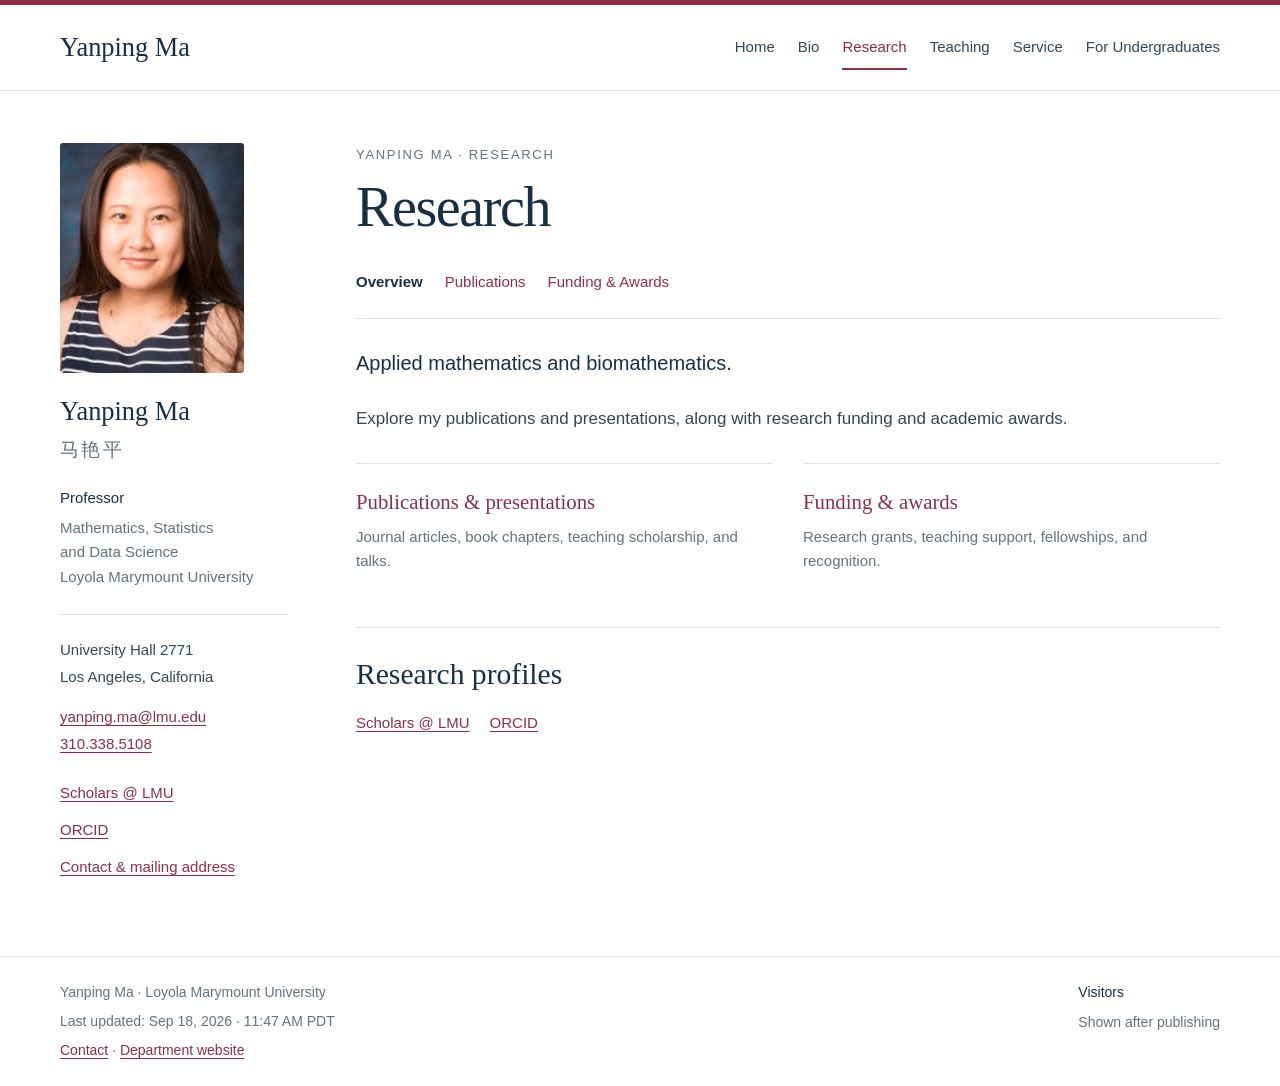
<file: research.html>
<!doctype html>
<html lang="en">
<head>
  <meta charset="utf-8">
  <meta name="viewport" content="width=device-width, initial-scale=1">
  <meta name="description" content="Applied mathematics and biomathematics. Yanping Ma, Loyola Marymount University.">
  <title>Research | Yanping Ma · LMU</title>
  <link rel="icon" type="image/svg+xml" href="assets/favicon.svg">
  <link rel="stylesheet" href="assets/site.css">
  <script src="assets/site.js" defer></script>
</head>
<body>
  <a class="skip-link" href="#main">Skip to content</a>
  <header class="site-header"><div class="header-inner">
    <a class="site-name" href="index.html">Yanping Ma</a>
    <button class="menu-toggle" type="button" aria-expanded="false" aria-controls="site-navigation">Menu</button>
    <nav class="site-nav" id="site-navigation" aria-label="Main navigation"><a href="index.html">Home</a><a href="bio.html">Bio</a><a href="research.html" aria-current="page">Research</a><a href="teaching.html">Teaching</a><a href="services.html">Service</a><a href="undergraduates.html">For Undergraduates</a></nav>
  </div></header>
  <div class="site-shell">
    <aside class="profile-rail with-portrait" aria-label="Faculty profile">
      <img class="profile-portrait" src="assets/yanping-ma.jpg" alt="Yanping Ma" width="160" height="224">
      <p class="profile-name">Yanping Ma</p><p class="profile-chinese" lang="zh">马艳平</p>
      <p class="profile-title">Professor</p>
      <p class="profile-affiliation">Mathematics, Statistics<br>and Data Science<br>Loyola Marymount University</p>
      <div class="profile-contact"><p>University Hall 2771<br>Los Angeles, California</p><p><a href="mailto:yanping.ma@lmu.edu">yanping.ma@lmu.edu</a><br><a href="tel:+13103385108">310.338.5108</a></p></div>
      <div class="profile-links"><a href="https://scholars.lmu.edu/en/persons/yanping-ma/">Scholars @ LMU</a><a href="https://orcid.org/0000-0001-7755-8289">ORCID</a><a href="index.html#contact">Contact & mailing address</a></div>
    </aside>
    <main id="main">
      <p class="eyebrow">Yanping Ma · Research</p><h1>Research</h1>
      <nav class="section-nav" aria-label="Research pages"><a href="research.html" aria-current="page">Overview</a><a href="publications.html">Publications</a><a href="funding-awards.html">Funding &amp; Awards</a></nav>
      <div class="page-content"><p class="lead">Applied mathematics and biomathematics.</p>
<p>Explore my publications and presentations, along with research funding and academic awards.</p>
<div class="page-links">
  <a class="page-link" href="publications.html"><strong>Publications & presentations</strong><span>Journal articles, book chapters, teaching scholarship, and talks.</span></a>
  <a class="page-link" href="funding-awards.html"><strong>Funding & awards</strong><span>Research grants, teaching support, fellowships, and recognition.</span></a>
</div>
<section class="content-section"><h2>Research profiles</h2><div class="inline-links"><a href="https://scholars.lmu.edu/en/persons/yanping-ma/">Scholars @ LMU</a><a href="https://orcid.org/0000-0001-7755-8289">ORCID</a></div></section>
</div>
    </main>
  </div>
  <footer class="site-footer"><div class="footer-inner">
    <div class="footer-details"><span>Yanping Ma · Loyola Marymount University</span><span>Last updated: <time datetime="2026-09-18T11:47:46-07:00">Sep 18, 2026 · 11:47 AM PDT</time></span><span><a href="index.html#contact">Contact</a> · <a href="https://cse.lmu.edu/department/math/">Department website</a></span></div>
    <div class="footer-counter"><span class="counter-label">Visitors</span><span class="counter-preview" id="counter-status">Shown after publishing</span><iframe id="visitor-counter" data-src="assets/visitor-counter.html" title="Website visitor counts" sandbox="allow-scripts allow-popups allow-popups-to-escape-sandbox" hidden></iframe><noscript>Enable JavaScript to view visitor counts.</noscript></div>
  </div></footer>
</body>
</html>
</file>
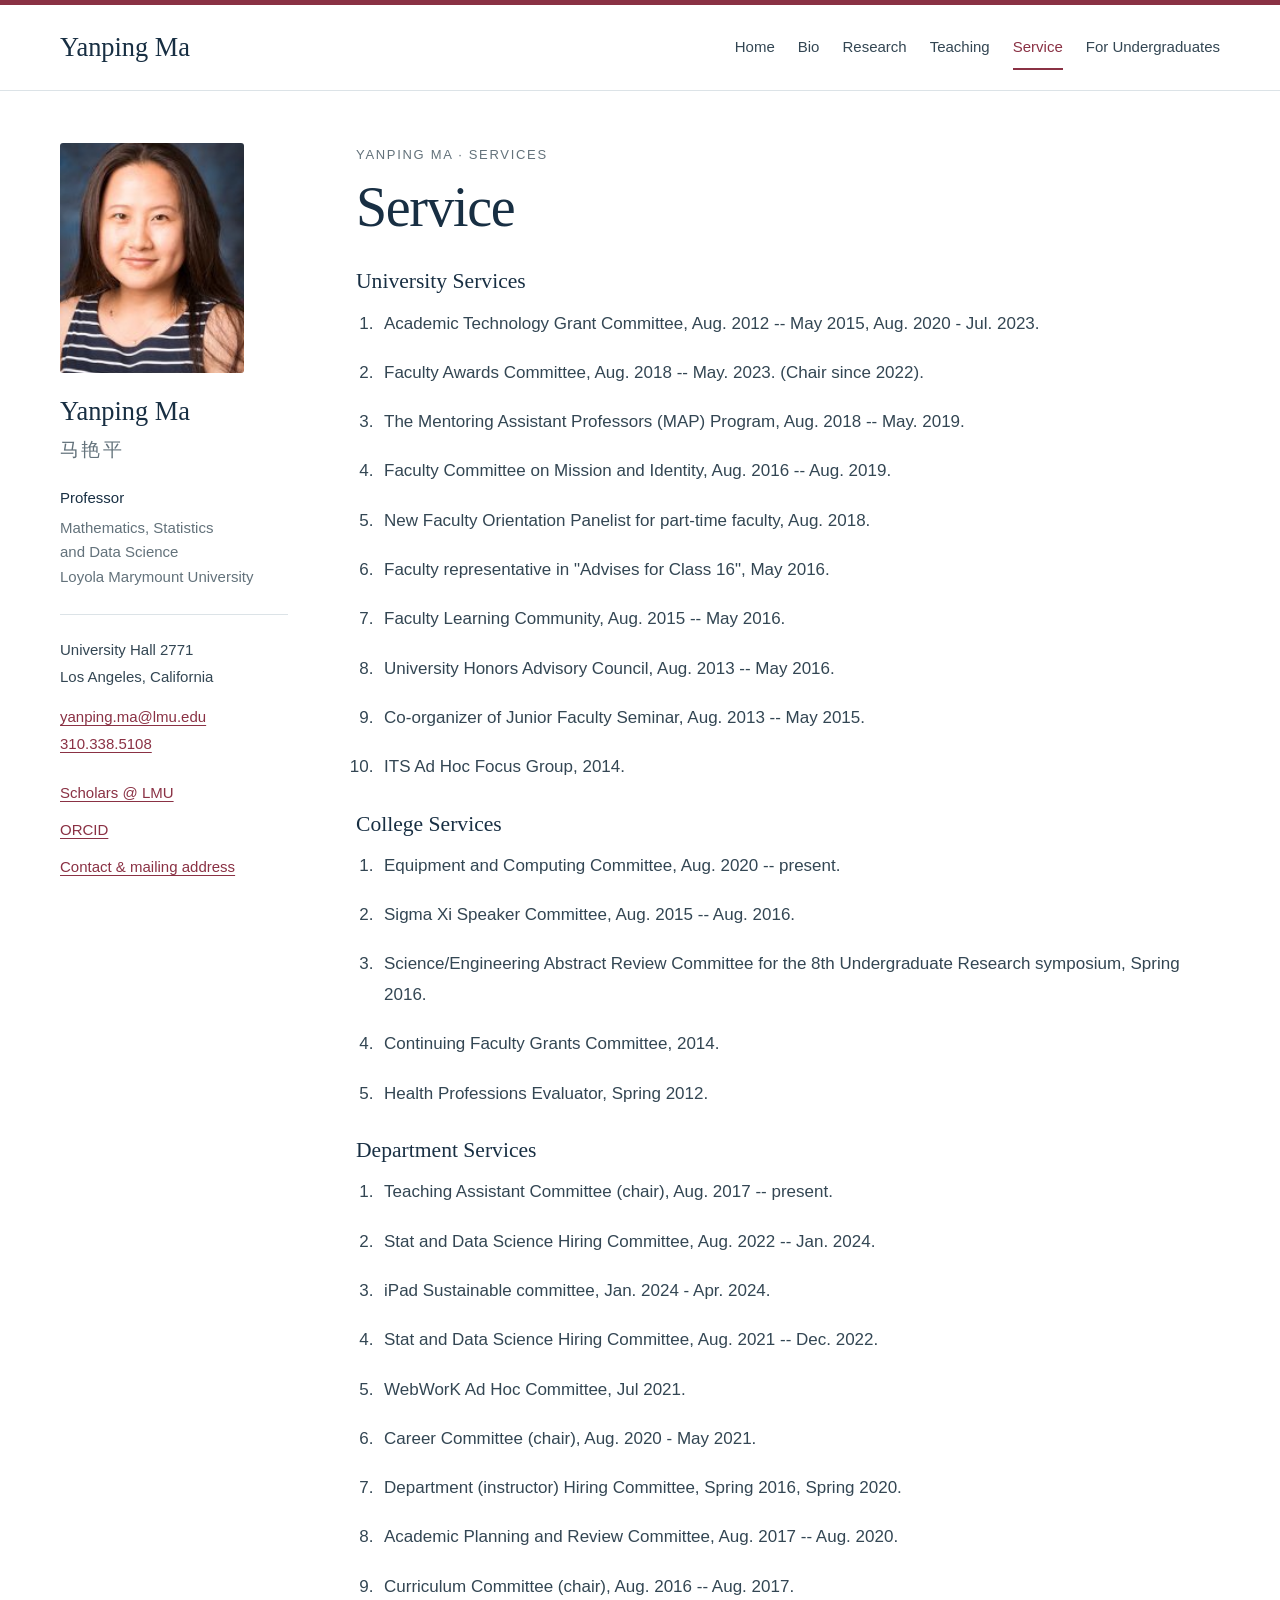
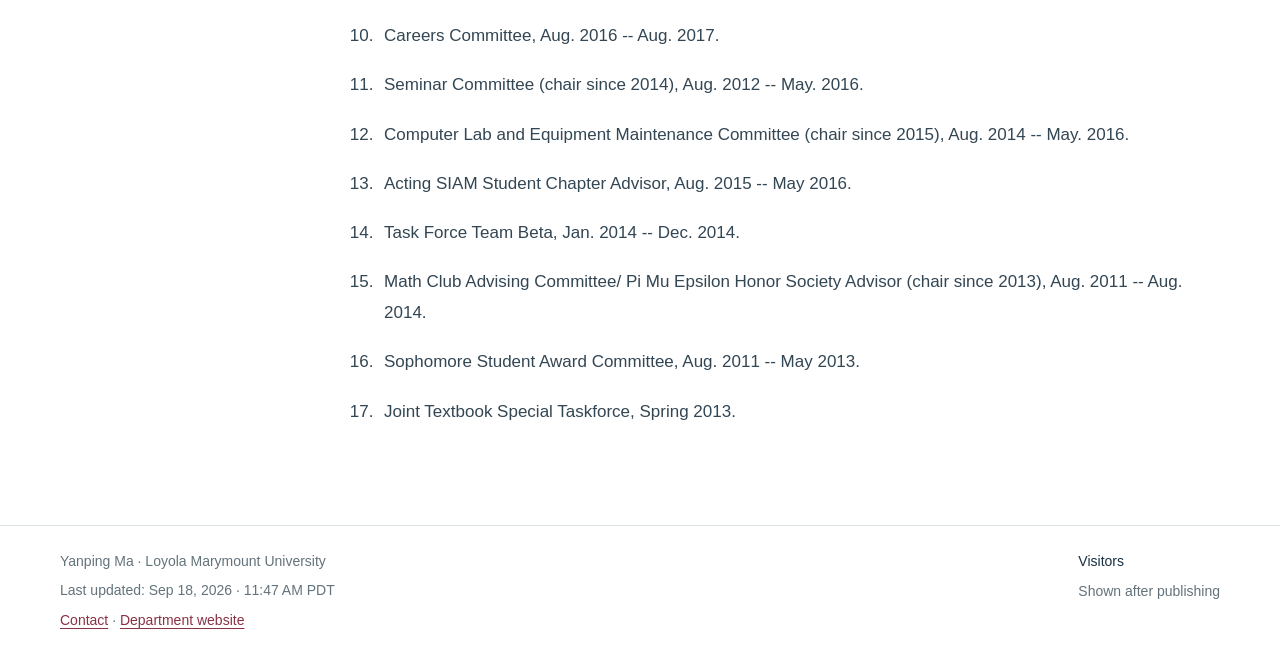
<file: services.html>
<!doctype html>
<html lang="en">
<head>
  <meta charset="utf-8">
  <meta name="viewport" content="width=device-width, initial-scale=1">
  <meta name="description" content="Service to my university, college, and department. Yanping Ma, Loyola Marymount University.">
  <title>Service | Yanping Ma · LMU</title>
  <link rel="icon" type="image/svg+xml" href="assets/favicon.svg">
  <link rel="stylesheet" href="assets/site.css">
  <script src="assets/site.js" defer></script>
</head>
<body>
  <a class="skip-link" href="#main">Skip to content</a>
  <header class="site-header"><div class="header-inner">
    <a class="site-name" href="index.html">Yanping Ma</a>
    <button class="menu-toggle" type="button" aria-expanded="false" aria-controls="site-navigation">Menu</button>
    <nav class="site-nav" id="site-navigation" aria-label="Main navigation"><a href="index.html">Home</a><a href="bio.html">Bio</a><a href="research.html">Research</a><a href="teaching.html">Teaching</a><a href="services.html" aria-current="page">Service</a><a href="undergraduates.html">For Undergraduates</a></nav>
  </div></header>
  <div class="site-shell">
    <aside class="profile-rail with-portrait" aria-label="Faculty profile">
      <img class="profile-portrait" src="assets/yanping-ma.jpg" alt="Yanping Ma" width="160" height="224">
      <p class="profile-name">Yanping Ma</p><p class="profile-chinese" lang="zh">马艳平</p>
      <p class="profile-title">Professor</p>
      <p class="profile-affiliation">Mathematics, Statistics<br>and Data Science<br>Loyola Marymount University</p>
      <div class="profile-contact"><p>University Hall 2771<br>Los Angeles, California</p><p><a href="mailto:yanping.ma@lmu.edu">yanping.ma@lmu.edu</a><br><a href="tel:+13103385108">310.338.5108</a></p></div>
      <div class="profile-links"><a href="https://scholars.lmu.edu/en/persons/yanping-ma/">Scholars @ LMU</a><a href="https://orcid.org/0000-0001-7755-8289">ORCID</a><a href="index.html#contact">Contact & mailing address</a></div>
    </aside>
    <main id="main">
      <p class="eyebrow">Yanping Ma · Services</p><h1>Service</h1>
      
      <div class="page-content"><h3 id="university-services">University Services</h3>
<ol><li><p>Academic Technology Grant Committee, Aug. 2012 -- May 2015, Aug. 2020 - Jul. 2023.</p></li><li><p>Faculty Awards Committee, Aug. 2018 -- May. 2023. (Chair since 2022).</p></li><li><p>The Mentoring Assistant Professors (MAP) Program, Aug. 2018 -- May. 2019.</p></li><li><p>Faculty Committee on Mission and Identity, Aug. 2016 -- Aug. 2019.</p></li><li><p>New Faculty Orientation Panelist for part-time faculty, Aug. 2018.</p></li><li><p>Faculty representative in &quot;Advises for Class 16&quot;, May 2016.</p></li><li><p>Faculty Learning Community, Aug. 2015 -- May 2016.</p></li><li><p>University Honors Advisory Council, Aug. 2013 -- May 2016.</p></li><li><p>Co-organizer of Junior Faculty Seminar, Aug. 2013 -- May 2015.</p></li><li><p>ITS Ad Hoc Focus Group, 2014.</p></li></ol>
<h3 id="college-services"> College Services</h3>
<ol><li><p>Equipment and Computing Committee, Aug. 2020 -- present.</p></li><li><p>Sigma Xi Speaker Committee, Aug. 2015 -- Aug. 2016.</p></li><li><p>Science/Engineering Abstract Review Committee for the 8th Undergraduate Research symposium, Spring 2016.</p></li><li><p>Continuing Faculty Grants Committee, 2014.</p></li><li><p>Health Professions Evaluator, Spring 2012.</p></li></ol>
<h3 id="department-services">Department Services</h3>
<ol><li><p>Teaching Assistant Committee (chair), Aug. 2017 -- present.</p></li><li><p>Stat and Data Science Hiring Committee, Aug. 2022 -- Jan. 2024.</p></li><li><p>iPad Sustainable committee, Jan. 2024 - Apr. 2024.</p></li><li><p>Stat and Data Science Hiring Committee, Aug. 2021 -- Dec. 2022.</p></li><li><p>WebWorK Ad Hoc Committee, Jul 2021.</p></li><li><p>Career Committee (chair), Aug. 2020 - May 2021.</p></li><li><p>Department (instructor) Hiring Committee, Spring 2016, Spring 2020. </p></li><li><p>Academic Planning and Review Committee, Aug. 2017 -- Aug. 2020.</p></li><li><p>Curriculum Committee (chair), Aug. 2016 -- Aug. 2017.</p></li><li><p>Careers Committee, Aug. 2016 -- Aug. 2017.</p></li><li><p>Seminar Committee (chair since 2014), Aug. 2012 -- May. 2016.</p></li><li><p>Computer Lab and Equipment Maintenance Committee (chair since 2015), Aug. 2014 -- May. 2016.</p></li><li><p>Acting SIAM Student Chapter Advisor, Aug. 2015 -- May 2016.</p></li><li><p>Task Force Team Beta, Jan. 2014 -- Dec. 2014.</p></li><li><p>Math Club Advising Committee/ Pi Mu Epsilon Honor Society Advisor (chair since 2013), Aug. 2011 -- Aug. 2014.</p></li><li><p>Sophomore Student Award Committee, Aug. 2011 -- May 2013.</p></li><li><p>Joint Textbook Special Taskforce, Spring 2013.</p></li></ol></div>
    </main>
  </div>
  <footer class="site-footer"><div class="footer-inner">
    <div class="footer-details"><span>Yanping Ma · Loyola Marymount University</span><span>Last updated: <time datetime="2026-09-18T11:47:46-07:00">Sep 18, 2026 · 11:47 AM PDT</time></span><span><a href="index.html#contact">Contact</a> · <a href="https://cse.lmu.edu/department/math/">Department website</a></span></div>
    <div class="footer-counter"><span class="counter-label">Visitors</span><span class="counter-preview" id="counter-status">Shown after publishing</span><iframe id="visitor-counter" data-src="assets/visitor-counter.html" title="Website visitor counts" sandbox="allow-scripts allow-popups allow-popups-to-escape-sandbox" hidden></iframe><noscript>Enable JavaScript to view visitor counts.</noscript></div>
  </div></footer>
</body>
</html>
</file>
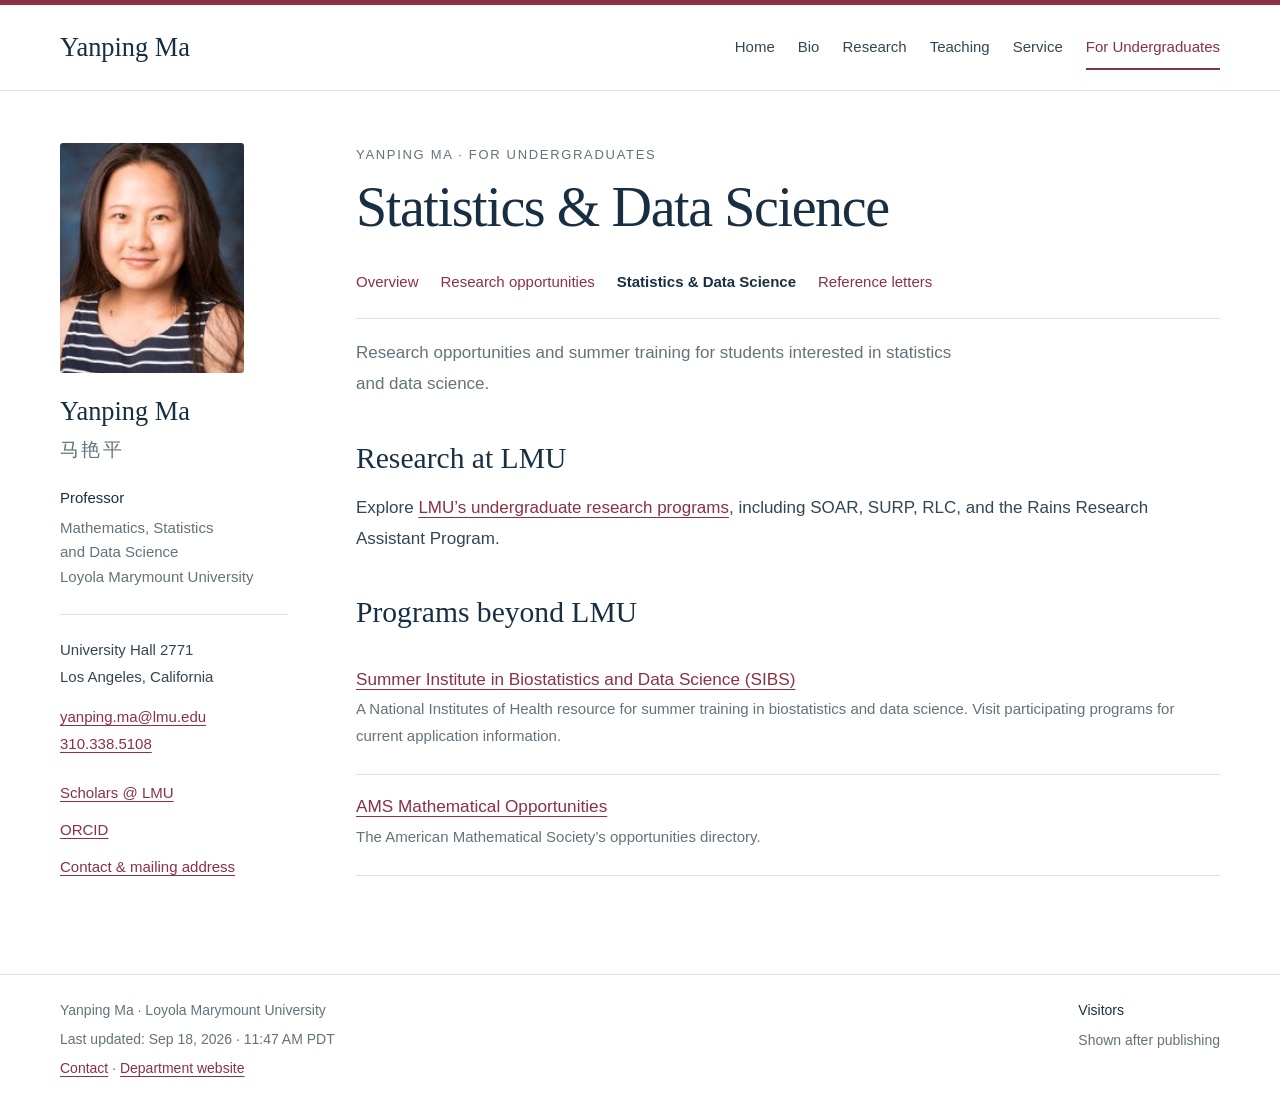
<file: statistics-data-science.html>
<!doctype html>
<html lang="en">
<head>
  <meta charset="utf-8">
  <meta name="viewport" content="width=device-width, initial-scale=1">
  <meta name="description" content="Research and summer programs for statistics and data science students. Yanping Ma, Loyola Marymount University.">
  <title>Statistics &amp; Data Science | Yanping Ma · LMU</title>
  <link rel="icon" type="image/svg+xml" href="assets/favicon.svg">
  <link rel="stylesheet" href="assets/site.css">
  <script src="assets/site.js" defer></script>
</head>
<body>
  <a class="skip-link" href="#main">Skip to content</a>
  <header class="site-header"><div class="header-inner">
    <a class="site-name" href="index.html">Yanping Ma</a>
    <button class="menu-toggle" type="button" aria-expanded="false" aria-controls="site-navigation">Menu</button>
    <nav class="site-nav" id="site-navigation" aria-label="Main navigation"><a href="index.html">Home</a><a href="bio.html">Bio</a><a href="research.html">Research</a><a href="teaching.html">Teaching</a><a href="services.html">Service</a><a href="undergraduates.html" class="section-active">For Undergraduates</a></nav>
  </div></header>
  <div class="site-shell">
    <aside class="profile-rail with-portrait" aria-label="Faculty profile">
      <img class="profile-portrait" src="assets/yanping-ma.jpg" alt="Yanping Ma" width="160" height="224">
      <p class="profile-name">Yanping Ma</p><p class="profile-chinese" lang="zh">马艳平</p>
      <p class="profile-title">Professor</p>
      <p class="profile-affiliation">Mathematics, Statistics<br>and Data Science<br>Loyola Marymount University</p>
      <div class="profile-contact"><p>University Hall 2771<br>Los Angeles, California</p><p><a href="mailto:yanping.ma@lmu.edu">yanping.ma@lmu.edu</a><br><a href="tel:+13103385108">310.338.5108</a></p></div>
      <div class="profile-links"><a href="https://scholars.lmu.edu/en/persons/yanping-ma/">Scholars @ LMU</a><a href="https://orcid.org/0000-0001-7755-8289">ORCID</a><a href="index.html#contact">Contact & mailing address</a></div>
    </aside>
    <main id="main">
      <p class="eyebrow">Yanping Ma · For Undergraduates</p><h1>Statistics &amp; Data Science</h1>
      <nav class="section-nav" aria-label="Undergraduates pages"><a href="undergraduates.html">Overview</a><a href="undergraduate-research.html">Research opportunities</a><a href="statistics-data-science.html" aria-current="page">Statistics &amp; Data Science</a><a href="reference-letters.html">Reference letters</a></nav>
      <div class="page-content"><p class="page-intro">Research opportunities and summer training for students interested in statistics and data science.</p>
<h2>Research at LMU</h2>
<p>Explore <a href="undergraduate-research.html#at-lmu">LMU’s undergraduate research programs</a>, including SOAR, SURP, RLC, and the Rains Research Assistant Program.</p>
<h2>Programs beyond LMU</h2>
<ul class="resource-list">
  <li><a href="https://www.nhlbi.nih.gov/grants-and-training/summer-institute-biostatistics">Summer Institute in Biostatistics and Data Science (SIBS)</a><p>A National Institutes of Health resource for summer training in biostatistics and data science. Visit participating programs for current application information.</p></li>
  <li><a href="https://www.ams.org/opportunities">AMS Mathematical Opportunities</a><p>The American Mathematical Society’s opportunities directory.</p></li>
</ul>
</div>
    </main>
  </div>
  <footer class="site-footer"><div class="footer-inner">
    <div class="footer-details"><span>Yanping Ma · Loyola Marymount University</span><span>Last updated: <time datetime="2026-09-18T11:47:46-07:00">Sep 18, 2026 · 11:47 AM PDT</time></span><span><a href="index.html#contact">Contact</a> · <a href="https://cse.lmu.edu/department/math/">Department website</a></span></div>
    <div class="footer-counter"><span class="counter-label">Visitors</span><span class="counter-preview" id="counter-status">Shown after publishing</span><iframe id="visitor-counter" data-src="assets/visitor-counter.html" title="Website visitor counts" sandbox="allow-scripts allow-popups allow-popups-to-escape-sandbox" hidden></iframe><noscript>Enable JavaScript to view visitor counts.</noscript></div>
  </div></footer>
</body>
</html>
</file>
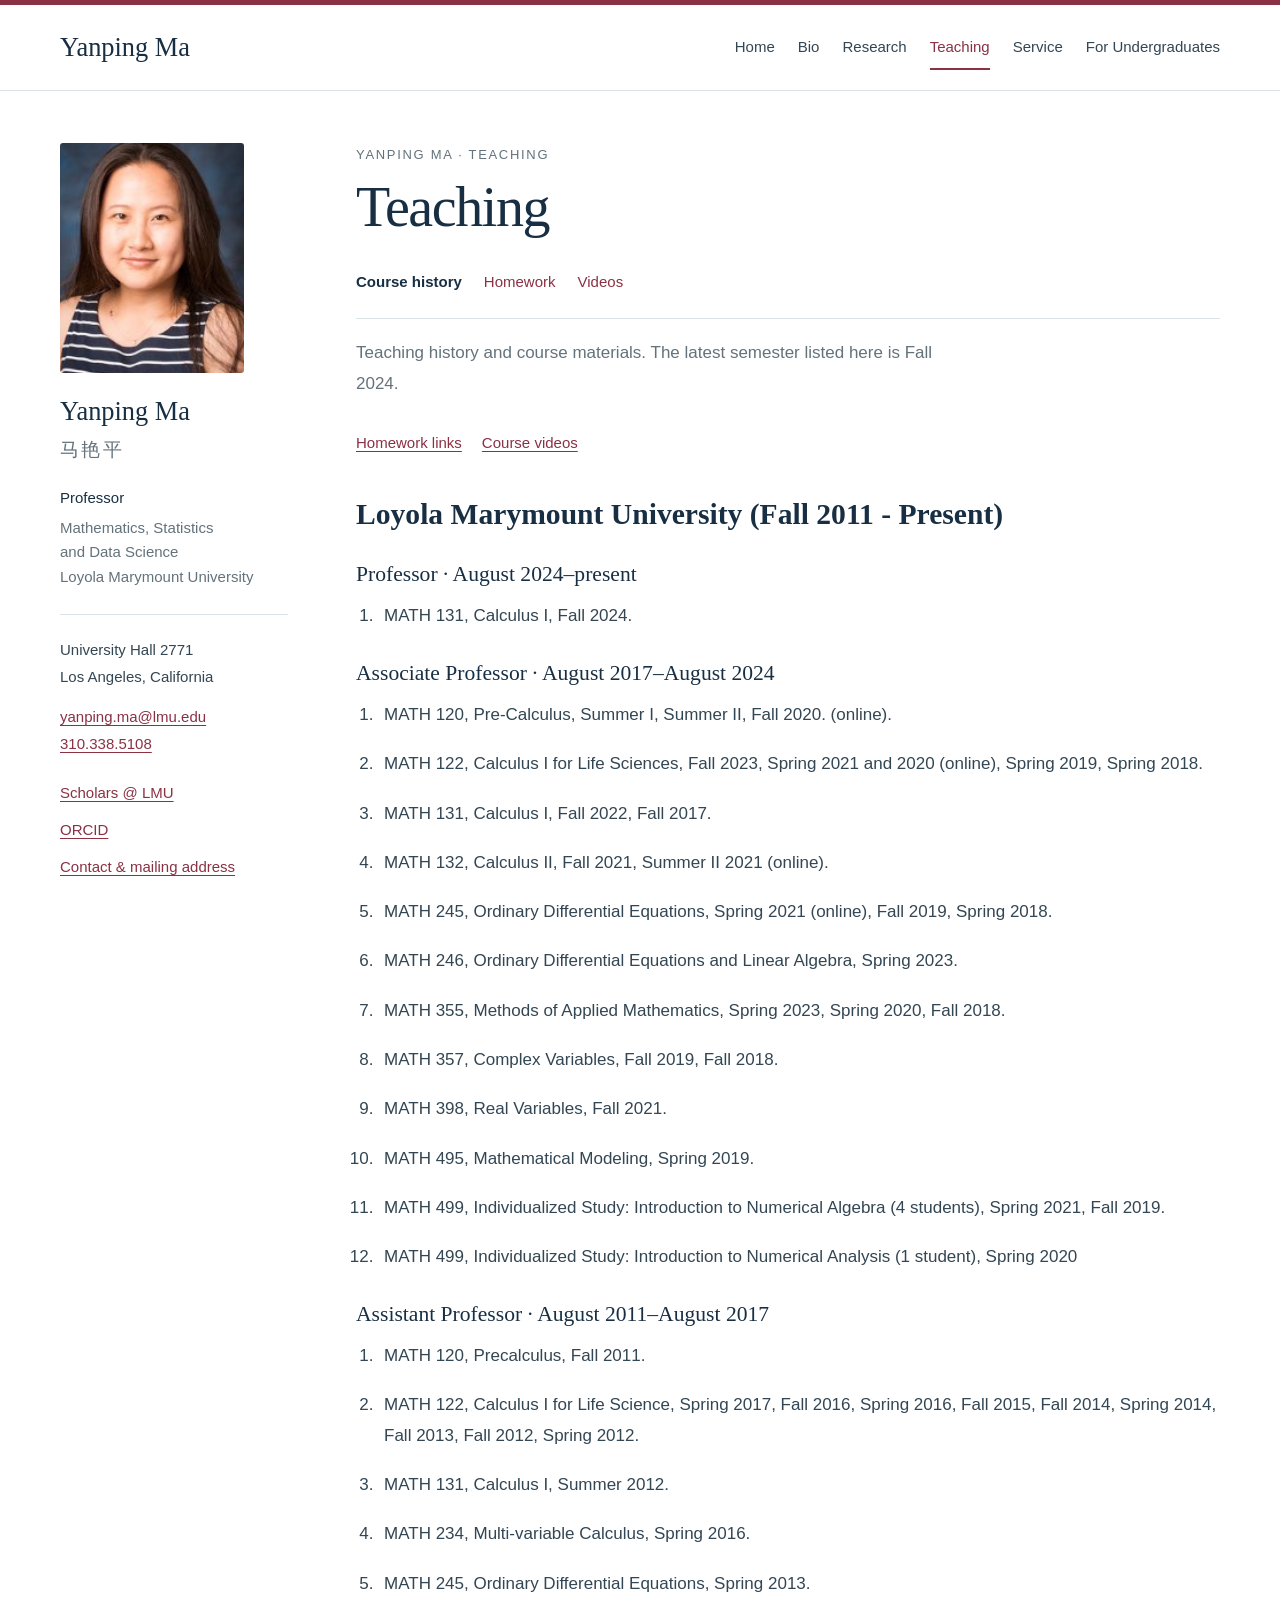
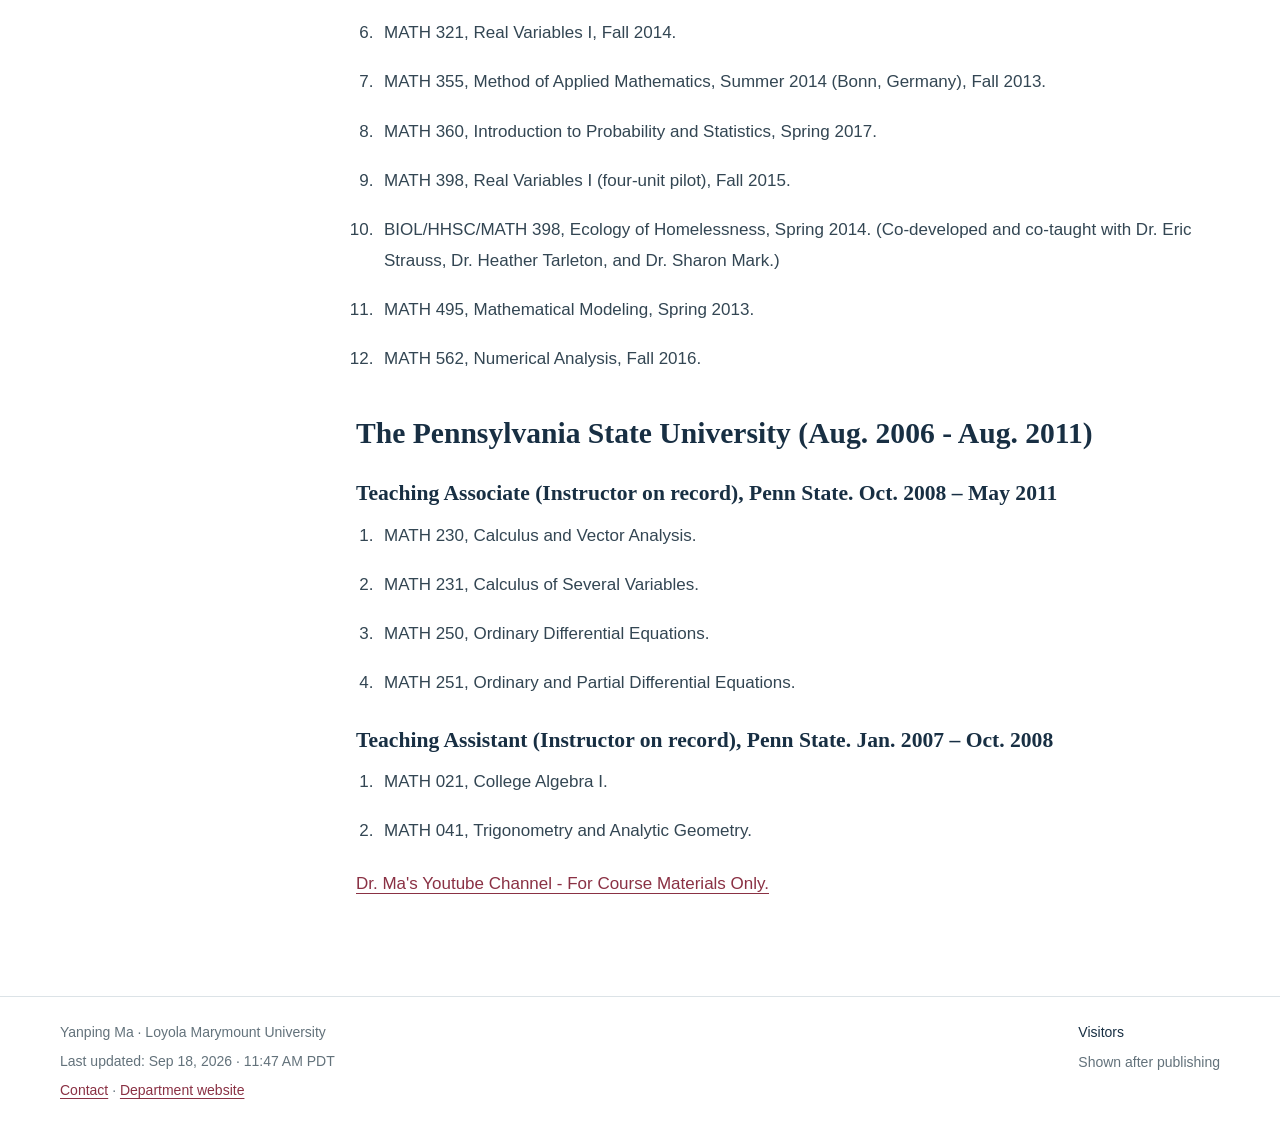
<file: teaching.html>
<!doctype html>
<html lang="en">
<head>
  <meta charset="utf-8">
  <meta name="viewport" content="width=device-width, initial-scale=1">
  <meta name="description" content="Course history at Loyola Marymount University and Penn State. Yanping Ma, Loyola Marymount University.">
  <title>Teaching | Yanping Ma · LMU</title>
  <link rel="icon" type="image/svg+xml" href="assets/favicon.svg">
  <link rel="stylesheet" href="assets/site.css">
  <script src="assets/site.js" defer></script>
</head>
<body>
  <a class="skip-link" href="#main">Skip to content</a>
  <header class="site-header"><div class="header-inner">
    <a class="site-name" href="index.html">Yanping Ma</a>
    <button class="menu-toggle" type="button" aria-expanded="false" aria-controls="site-navigation">Menu</button>
    <nav class="site-nav" id="site-navigation" aria-label="Main navigation"><a href="index.html">Home</a><a href="bio.html">Bio</a><a href="research.html">Research</a><a href="teaching.html" aria-current="page">Teaching</a><a href="services.html">Service</a><a href="undergraduates.html">For Undergraduates</a></nav>
  </div></header>
  <div class="site-shell">
    <aside class="profile-rail with-portrait" aria-label="Faculty profile">
      <img class="profile-portrait" src="assets/yanping-ma.jpg" alt="Yanping Ma" width="160" height="224">
      <p class="profile-name">Yanping Ma</p><p class="profile-chinese" lang="zh">马艳平</p>
      <p class="profile-title">Professor</p>
      <p class="profile-affiliation">Mathematics, Statistics<br>and Data Science<br>Loyola Marymount University</p>
      <div class="profile-contact"><p>University Hall 2771<br>Los Angeles, California</p><p><a href="mailto:yanping.ma@lmu.edu">yanping.ma@lmu.edu</a><br><a href="tel:+13103385108">310.338.5108</a></p></div>
      <div class="profile-links"><a href="https://scholars.lmu.edu/en/persons/yanping-ma/">Scholars @ LMU</a><a href="https://orcid.org/0000-0001-7755-8289">ORCID</a><a href="index.html#contact">Contact & mailing address</a></div>
    </aside>
    <main id="main">
      <p class="eyebrow">Yanping Ma · Teaching</p><h1>Teaching</h1>
      <nav class="section-nav" aria-label="Teaching pages"><a href="teaching.html" aria-current="page">Course history</a><a href="homework.html">Homework</a><a href="youtube.html">Videos</a></nav>
      <div class="page-content"><p class="page-intro">Teaching history and course materials. The latest semester listed here is Fall 2024.</p>
<div class="inline-links"><a href="homework.html">Homework links</a><a href="youtube.html">Course videos</a></div>
<h2 id="loyola-marymount-university-fall-2011-present"><strong>Loyola Marymount University (Fall 2011 - Present)</strong></h2>
<h3>Professor · August 2024–present</h3>
<ol><li><p>MATH 131, Calculus I, Fall 2024.</p></li></ol>
<h3>Associate Professor · August 2017–August 2024</h3>
<ol><li><p>MATH 120, Pre-Calculus, Summer I, Summer II, Fall 2020. (online).</p></li><li><p>MATH 122, Calculus I for Life Sciences, Fall 2023, Spring 2021 and 2020 (online), Spring 2019, Spring 2018.</p></li><li><p>MATH 131, Calculus I, Fall 2022, Fall 2017.</p></li><li><p>MATH 132, Calculus II, Fall 2021, Summer II 2021 (online).</p></li><li><p>MATH 245, Ordinary Differential Equations, Spring 2021 (online), Fall 2019, Spring 2018.</p></li><li><p>MATH 246, Ordinary Differential Equations and Linear Algebra, Spring 2023.</p></li><li><p>MATH 355, Methods of Applied Mathematics, Spring 2023, Spring 2020, Fall 2018.</p></li><li><p>MATH 357, Complex Variables, Fall 2019, Fall 2018.</p></li><li><p>MATH 398, Real Variables, Fall 2021.</p></li><li><p>MATH 495, Mathematical Modeling, Spring 2019.</p></li><li><p>MATH 499, Individualized Study: Introduction to Numerical Algebra (4 students), Spring 2021, Fall 2019.</p></li><li><p>MATH 499, Individualized Study: Introduction to Numerical Analysis (1 student), Spring 2020</p></li></ol>
<h3>Assistant Professor · August 2011–August 2017</h3>
<ol><li><p>MATH 120, Precalculus, Fall 2011.</p></li><li><p>MATH 122, Calculus I for Life Science, Spring 2017, Fall 2016, Spring 2016, Fall 2015, Fall 2014, Spring 2014, Fall 2013, Fall 2012, Spring 2012.</p></li><li><p>MATH 131, Calculus I, Summer 2012.</p></li><li><p>MATH 234, Multi-variable Calculus, Spring 2016.</p></li><li><p>MATH 245, Ordinary Differential Equations, Spring 2013.</p></li><li><p>MATH 321, Real Variables I, Fall 2014.</p></li><li><p>MATH 355, Method of Applied Mathematics, Summer 2014 (Bonn, Germany), Fall 2013.</p></li><li><p>MATH 360, Introduction to Probability and Statistics, Spring 2017.</p></li><li><p>MATH 398, Real Variables I (four-unit pilot), Fall 2015.</p></li><li><p>BIOL/HHSC/MATH 398, Ecology of Homelessness, Spring 2014. (Co-developed and co-taught with Dr. Eric Strauss, Dr. Heather Tarleton, and Dr. Sharon Mark.)</p></li><li><p>MATH 495, Mathematical Modeling, Spring 2013.</p></li><li><p>MATH 562, Numerical Analysis, Fall 2016.</p></li></ol>
<h2 id="the-pennsylvania-state-university-aug-2006-aug-2011"><strong>The Pennsylvania State</strong><strong> University (</strong><strong>Aug.</strong><strong> 20</strong><strong>06</strong><strong> - </strong><strong>Aug. 2011</strong><strong>)</strong></h2>
<h3 id="teaching-associate-instructor-on-record-penn-state-oct-2008-may-2011"><strong>Teaching Associate (Instructor on record), Penn State. Oct. 2008 – May 2011</strong></h3>
<ol><li><p>MATH 230, Calculus and Vector Analysis.</p></li><li><p>MATH 231, Calculus of Several Variables.</p></li><li><p>MATH 250, Ordinary Differential Equations.</p></li><li><p>MATH 251, Ordinary and Partial Differential Equations.</p></li></ol>
<h3 id="teaching-assistant-instructor-on-record-penn-state-jan-2007-oct-2008"><strong>Teaching Assistant (Instructor on record), Penn State. Jan. 2007 – Oct. 2008</strong></h3>
<ol><li><p>MATH 021, College Algebra I.</p></li><li><p>MATH 041, Trigonometry and Analytic Geometry.</p></li></ol>
<p><a href="youtube.html">Dr. Ma&#x27;s Youtube Channel - For Course Materials Only.</a></p></div>
    </main>
  </div>
  <footer class="site-footer"><div class="footer-inner">
    <div class="footer-details"><span>Yanping Ma · Loyola Marymount University</span><span>Last updated: <time datetime="2026-09-18T11:47:46-07:00">Sep 18, 2026 · 11:47 AM PDT</time></span><span><a href="index.html#contact">Contact</a> · <a href="https://cse.lmu.edu/department/math/">Department website</a></span></div>
    <div class="footer-counter"><span class="counter-label">Visitors</span><span class="counter-preview" id="counter-status">Shown after publishing</span><iframe id="visitor-counter" data-src="assets/visitor-counter.html" title="Website visitor counts" sandbox="allow-scripts allow-popups allow-popups-to-escape-sandbox" hidden></iframe><noscript>Enable JavaScript to view visitor counts.</noscript></div>
  </div></footer>
</body>
</html>
</file>
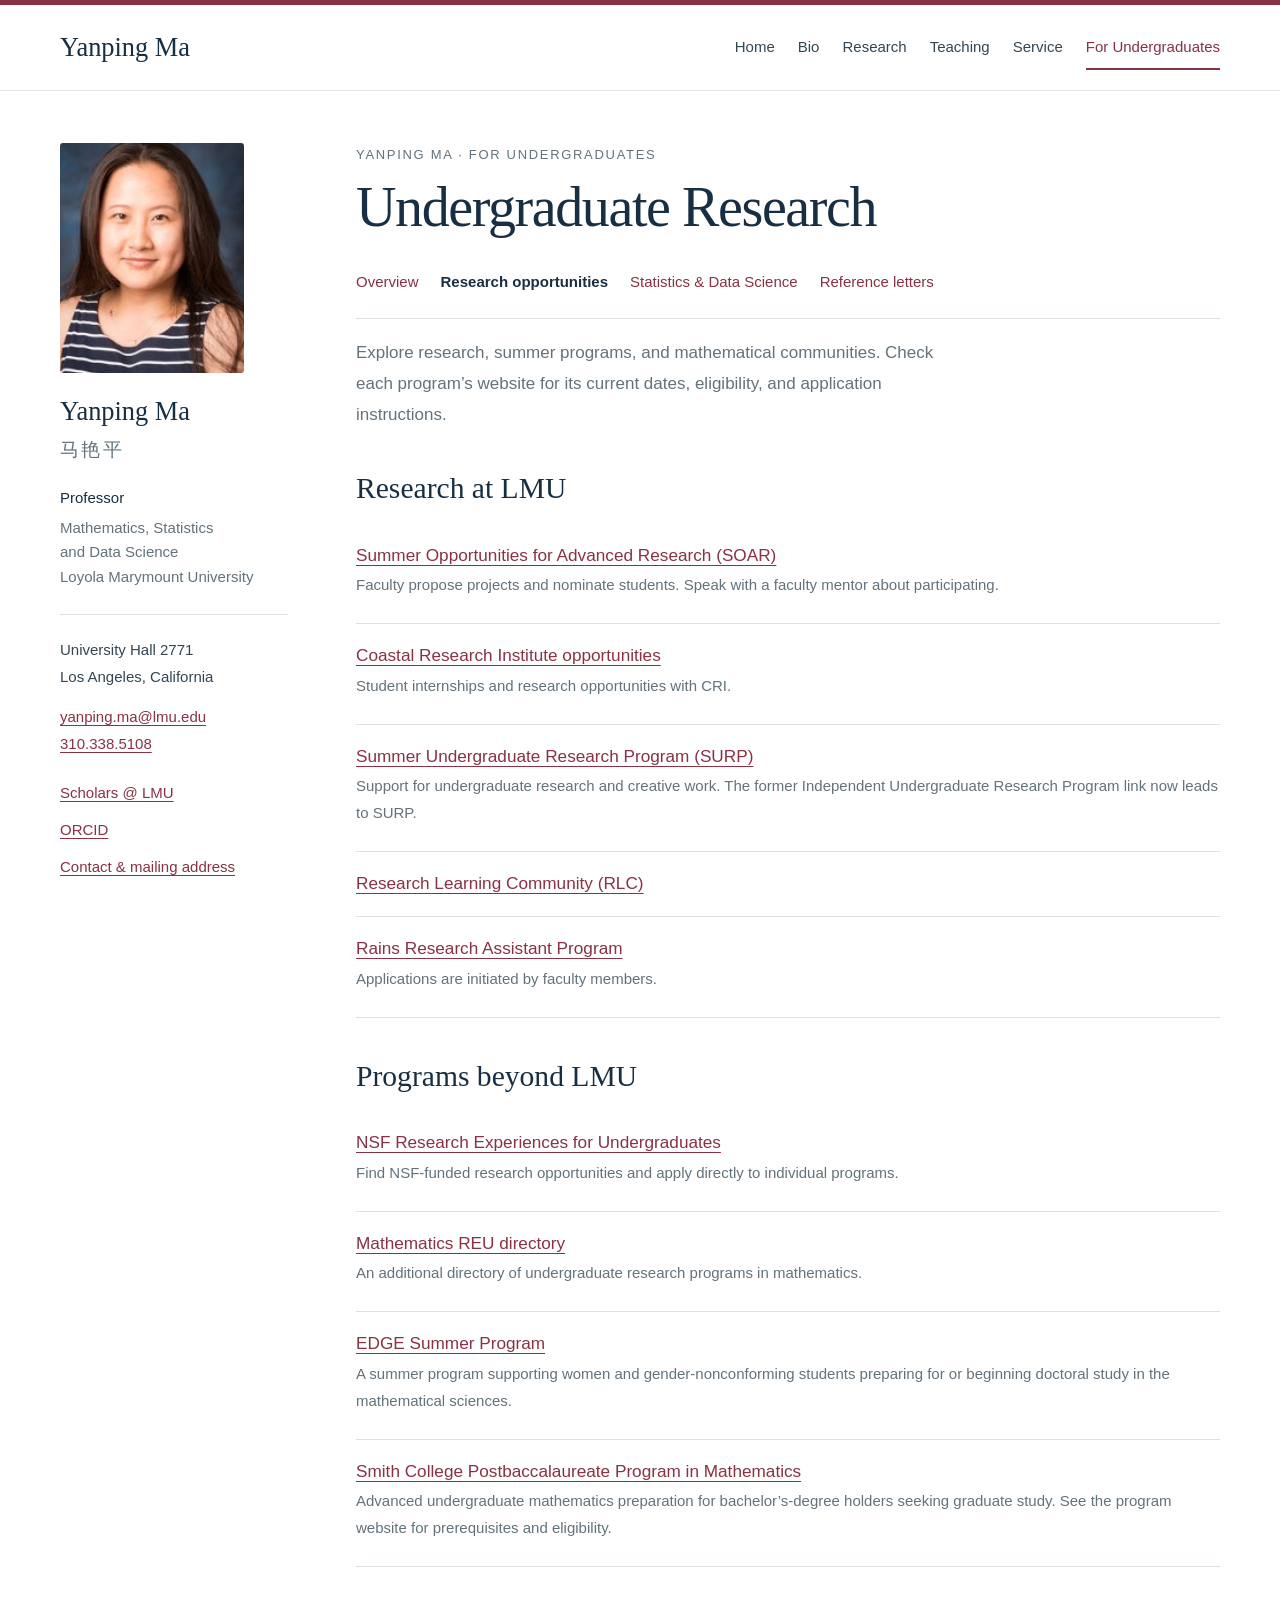
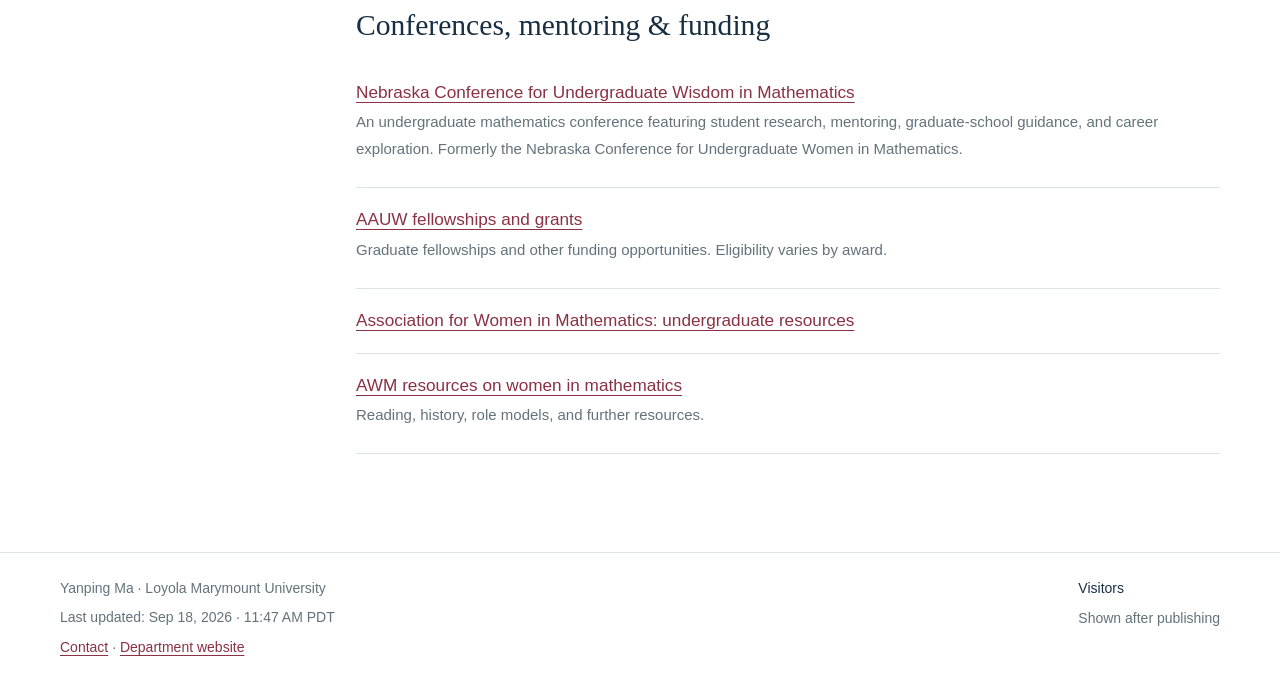
<file: undergraduate-research.html>
<!doctype html>
<html lang="en">
<head>
  <meta charset="utf-8">
  <meta name="viewport" content="width=device-width, initial-scale=1">
  <meta name="description" content="Opportunities at LMU and beyond. Yanping Ma, Loyola Marymount University.">
  <title>Undergraduate Research | Yanping Ma · LMU</title>
  <link rel="icon" type="image/svg+xml" href="assets/favicon.svg">
  <link rel="stylesheet" href="assets/site.css">
  <script src="assets/site.js" defer></script>
</head>
<body>
  <a class="skip-link" href="#main">Skip to content</a>
  <header class="site-header"><div class="header-inner">
    <a class="site-name" href="index.html">Yanping Ma</a>
    <button class="menu-toggle" type="button" aria-expanded="false" aria-controls="site-navigation">Menu</button>
    <nav class="site-nav" id="site-navigation" aria-label="Main navigation"><a href="index.html">Home</a><a href="bio.html">Bio</a><a href="research.html">Research</a><a href="teaching.html">Teaching</a><a href="services.html">Service</a><a href="undergraduates.html" class="section-active">For Undergraduates</a></nav>
  </div></header>
  <div class="site-shell">
    <aside class="profile-rail with-portrait" aria-label="Faculty profile">
      <img class="profile-portrait" src="assets/yanping-ma.jpg" alt="Yanping Ma" width="160" height="224">
      <p class="profile-name">Yanping Ma</p><p class="profile-chinese" lang="zh">马艳平</p>
      <p class="profile-title">Professor</p>
      <p class="profile-affiliation">Mathematics, Statistics<br>and Data Science<br>Loyola Marymount University</p>
      <div class="profile-contact"><p>University Hall 2771<br>Los Angeles, California</p><p><a href="mailto:yanping.ma@lmu.edu">yanping.ma@lmu.edu</a><br><a href="tel:+13103385108">310.338.5108</a></p></div>
      <div class="profile-links"><a href="https://scholars.lmu.edu/en/persons/yanping-ma/">Scholars @ LMU</a><a href="https://orcid.org/0000-0001-7755-8289">ORCID</a><a href="index.html#contact">Contact & mailing address</a></div>
    </aside>
    <main id="main">
      <p class="eyebrow">Yanping Ma · For Undergraduates</p><h1>Undergraduate Research</h1>
      <nav class="section-nav" aria-label="Undergraduates pages"><a href="undergraduates.html">Overview</a><a href="undergraduate-research.html" aria-current="page">Research opportunities</a><a href="statistics-data-science.html">Statistics &amp; Data Science</a><a href="reference-letters.html">Reference letters</a></nav>
      <div class="page-content"><p class="page-intro">Explore research, summer programs, and mathematical communities. Check each program’s website for its current dates, eligibility, and application instructions.</p>
<h2 id="at-lmu">Research at LMU</h2>
<ul class="resource-list">
  <li><a href="https://cse.lmu.edu/research/summeropportunitiesforadvancedresearchsoar/">Summer Opportunities for Advanced Research (SOAR)</a><p>Faculty propose projects and nominate students. Speak with a faculty mentor about participating.</p></li>
  <li><a href="https://cse.lmu.edu/research/cri/opportunitieswithcri/">Coastal Research Institute opportunities</a><p>Student internships and research opportunities with CRI.</p></li>
  <li><a href="https://academics.lmu.edu/orca/surp/">Summer Undergraduate Research Program (SURP)</a><p>Support for undergraduate research and creative work. The former Independent Undergraduate Research Program link now leads to SURP.</p></li>
  <li><a href="https://academics.lmu.edu/orca/rlc/">Research Learning Community (RLC)</a></li>
  <li><a href="https://academics.lmu.edu/orca/rains/">Rains Research Assistant Program</a><p>Applications are initiated by faculty members.</p></li>
</ul>
<h2 id="beyond-lmu">Programs beyond LMU</h2>
<ul class="resource-list">
  <li><a href="https://www.nsf.gov/funding/initiatives/reu">NSF Research Experiences for Undergraduates</a><p>Find NSF-funded research opportunities and apply directly to individual programs.</p></li>
  <li><a href="https://sites.google.com/view/mathreu">Mathematics REU directory</a><p>An additional directory of undergraduate research programs in mathematics.</p></li>
  <li><a href="https://www.edgeforwomen.org/summer-session/">EDGE Summer Program</a><p>A summer program supporting women and gender-nonconforming students preparing for or beginning doctoral study in the mathematical sciences.</p></li>
  <li><a href="https://www.smith.edu/academics/mathematical-sciences/center-women-mathematics">Smith College Postbaccalaureate Program in Mathematics</a><p>Advanced undergraduate mathematics preparation for bachelor’s-degree holders seeking graduate study. See the program website for prerequisites and eligibility.</p></li>
</ul>
<h2 id="community">Conferences, mentoring & funding</h2>
<ul class="resource-list">
  <li><a href="https://math.unl.edu/ncuwm/">Nebraska Conference for Undergraduate Wisdom in Mathematics</a><p>An undergraduate mathematics conference featuring student research, mentoring, graduate-school guidance, and career exploration. Formerly the Nebraska Conference for Undergraduate Women in Mathematics.</p></li>
  <li><a href="https://www.aauw.org/resources/programs/fellowships-grants/">AAUW fellowships and grants</a><p>Graduate fellowships and other funding opportunities. Eligibility varies by award.</p></li>
  <li><a href="https://awm-math.org/resources/undergraduates/">Association for Women in Mathematics: undergraduate resources</a></li>
  <li><a href="https://awm-math.org/resources/womeninmath/">AWM resources on women in mathematics</a><p>Reading, history, role models, and further resources.</p></li>
</ul>
</div>
    </main>
  </div>
  <footer class="site-footer"><div class="footer-inner">
    <div class="footer-details"><span>Yanping Ma · Loyola Marymount University</span><span>Last updated: <time datetime="2026-09-18T11:47:46-07:00">Sep 18, 2026 · 11:47 AM PDT</time></span><span><a href="index.html#contact">Contact</a> · <a href="https://cse.lmu.edu/department/math/">Department website</a></span></div>
    <div class="footer-counter"><span class="counter-label">Visitors</span><span class="counter-preview" id="counter-status">Shown after publishing</span><iframe id="visitor-counter" data-src="assets/visitor-counter.html" title="Website visitor counts" sandbox="allow-scripts allow-popups allow-popups-to-escape-sandbox" hidden></iframe><noscript>Enable JavaScript to view visitor counts.</noscript></div>
  </div></footer>
</body>
</html>
</file>
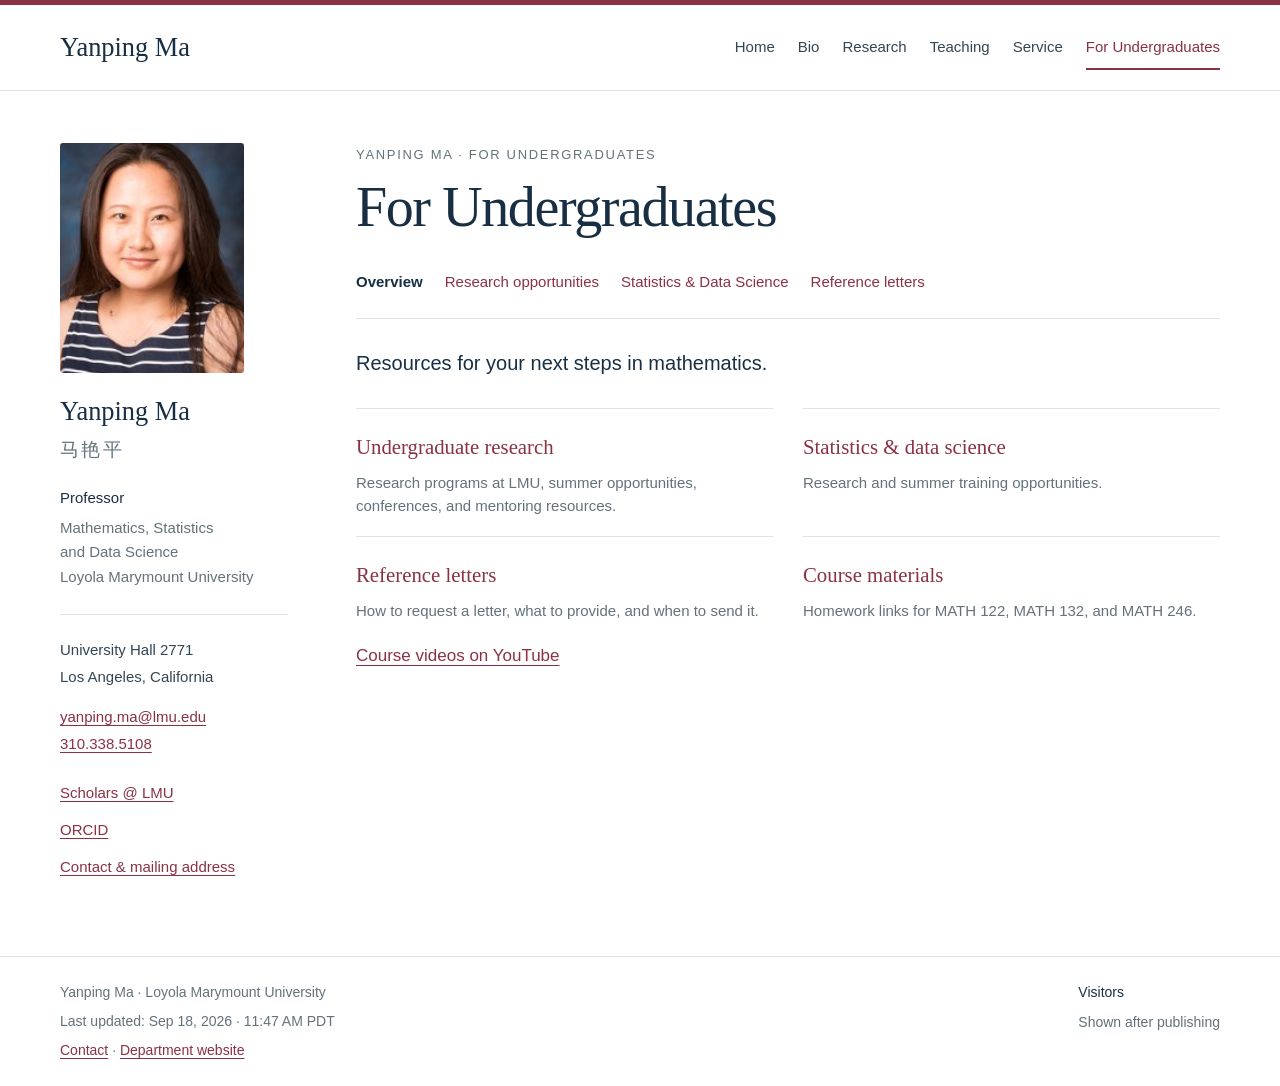
<file: undergraduates.html>
<!doctype html>
<html lang="en">
<head>
  <meta charset="utf-8">
  <meta name="viewport" content="width=device-width, initial-scale=1">
  <meta name="description" content="Research opportunities, course resources, and reference-letter guidance. Yanping Ma, Loyola Marymount University.">
  <title>For Undergraduates | Yanping Ma · LMU</title>
  <link rel="icon" type="image/svg+xml" href="assets/favicon.svg">
  <link rel="stylesheet" href="assets/site.css">
  <script src="assets/site.js" defer></script>
</head>
<body>
  <a class="skip-link" href="#main">Skip to content</a>
  <header class="site-header"><div class="header-inner">
    <a class="site-name" href="index.html">Yanping Ma</a>
    <button class="menu-toggle" type="button" aria-expanded="false" aria-controls="site-navigation">Menu</button>
    <nav class="site-nav" id="site-navigation" aria-label="Main navigation"><a href="index.html">Home</a><a href="bio.html">Bio</a><a href="research.html">Research</a><a href="teaching.html">Teaching</a><a href="services.html">Service</a><a href="undergraduates.html" aria-current="page">For Undergraduates</a></nav>
  </div></header>
  <div class="site-shell">
    <aside class="profile-rail with-portrait" aria-label="Faculty profile">
      <img class="profile-portrait" src="assets/yanping-ma.jpg" alt="Yanping Ma" width="160" height="224">
      <p class="profile-name">Yanping Ma</p><p class="profile-chinese" lang="zh">马艳平</p>
      <p class="profile-title">Professor</p>
      <p class="profile-affiliation">Mathematics, Statistics<br>and Data Science<br>Loyola Marymount University</p>
      <div class="profile-contact"><p>University Hall 2771<br>Los Angeles, California</p><p><a href="mailto:yanping.ma@lmu.edu">yanping.ma@lmu.edu</a><br><a href="tel:+13103385108">310.338.5108</a></p></div>
      <div class="profile-links"><a href="https://scholars.lmu.edu/en/persons/yanping-ma/">Scholars @ LMU</a><a href="https://orcid.org/0000-0001-7755-8289">ORCID</a><a href="index.html#contact">Contact & mailing address</a></div>
    </aside>
    <main id="main">
      <p class="eyebrow">Yanping Ma · For Undergraduates</p><h1>For Undergraduates</h1>
      <nav class="section-nav" aria-label="Undergraduates pages"><a href="undergraduates.html" aria-current="page">Overview</a><a href="undergraduate-research.html">Research opportunities</a><a href="statistics-data-science.html">Statistics &amp; Data Science</a><a href="reference-letters.html">Reference letters</a></nav>
      <div class="page-content"><p class="lead">Resources for your next steps in mathematics.</p>
<div class="page-links">
  <a class="page-link" href="undergraduate-research.html"><strong>Undergraduate research</strong><span>Research programs at LMU, summer opportunities, conferences, and mentoring resources.</span></a>
  <a class="page-link" href="statistics-data-science.html"><strong>Statistics & data science</strong><span>Research and summer training opportunities.</span></a>
  <a class="page-link" href="reference-letters.html"><strong>Reference letters</strong><span>How to request a letter, what to provide, and when to send it.</span></a>
  <a class="page-link" href="homework.html"><strong>Course materials</strong><span>Homework links for MATH 122, MATH 132, and MATH 246.</span></a>
</div>
<p><a href="youtube.html">Course videos on YouTube</a></p>
</div>
    </main>
  </div>
  <footer class="site-footer"><div class="footer-inner">
    <div class="footer-details"><span>Yanping Ma · Loyola Marymount University</span><span>Last updated: <time datetime="2026-09-18T11:47:46-07:00">Sep 18, 2026 · 11:47 AM PDT</time></span><span><a href="index.html#contact">Contact</a> · <a href="https://cse.lmu.edu/department/math/">Department website</a></span></div>
    <div class="footer-counter"><span class="counter-label">Visitors</span><span class="counter-preview" id="counter-status">Shown after publishing</span><iframe id="visitor-counter" data-src="assets/visitor-counter.html" title="Website visitor counts" sandbox="allow-scripts allow-popups allow-popups-to-escape-sandbox" hidden></iframe><noscript>Enable JavaScript to view visitor counts.</noscript></div>
  </div></footer>
</body>
</html>
</file>
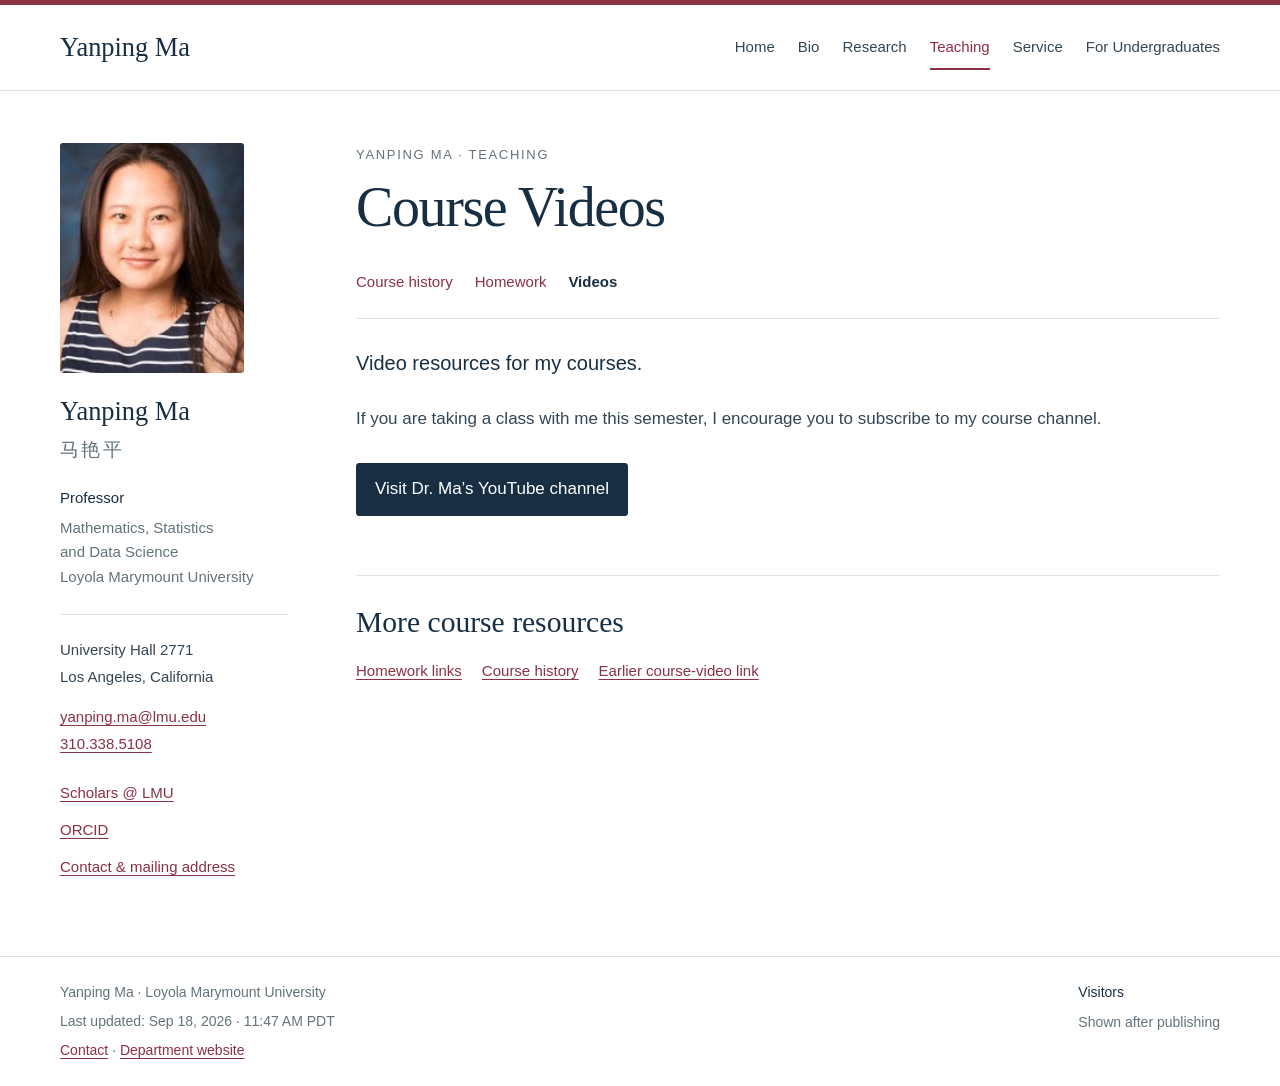
<file: youtube.html>
<!doctype html>
<html lang="en">
<head>
  <meta charset="utf-8">
  <meta name="viewport" content="width=device-width, initial-scale=1">
  <meta name="description" content="Video resources for students in my courses. Yanping Ma, Loyola Marymount University.">
  <title>Course Videos | Yanping Ma · LMU</title>
  <link rel="icon" type="image/svg+xml" href="assets/favicon.svg">
  <link rel="stylesheet" href="assets/site.css">
  <script src="assets/site.js" defer></script>
</head>
<body>
  <a class="skip-link" href="#main">Skip to content</a>
  <header class="site-header"><div class="header-inner">
    <a class="site-name" href="index.html">Yanping Ma</a>
    <button class="menu-toggle" type="button" aria-expanded="false" aria-controls="site-navigation">Menu</button>
    <nav class="site-nav" id="site-navigation" aria-label="Main navigation"><a href="index.html">Home</a><a href="bio.html">Bio</a><a href="research.html">Research</a><a href="teaching.html" class="section-active">Teaching</a><a href="services.html">Service</a><a href="undergraduates.html">For Undergraduates</a></nav>
  </div></header>
  <div class="site-shell">
    <aside class="profile-rail with-portrait" aria-label="Faculty profile">
      <img class="profile-portrait" src="assets/yanping-ma.jpg" alt="Yanping Ma" width="160" height="224">
      <p class="profile-name">Yanping Ma</p><p class="profile-chinese" lang="zh">马艳平</p>
      <p class="profile-title">Professor</p>
      <p class="profile-affiliation">Mathematics, Statistics<br>and Data Science<br>Loyola Marymount University</p>
      <div class="profile-contact"><p>University Hall 2771<br>Los Angeles, California</p><p><a href="mailto:yanping.ma@lmu.edu">yanping.ma@lmu.edu</a><br><a href="tel:+13103385108">310.338.5108</a></p></div>
      <div class="profile-links"><a href="https://scholars.lmu.edu/en/persons/yanping-ma/">Scholars @ LMU</a><a href="https://orcid.org/0000-0001-7755-8289">ORCID</a><a href="index.html#contact">Contact & mailing address</a></div>
    </aside>
    <main id="main">
      <p class="eyebrow">Yanping Ma · Teaching</p><h1>Course Videos</h1>
      <nav class="section-nav" aria-label="Teaching pages"><a href="teaching.html">Course history</a><a href="homework.html">Homework</a><a href="youtube.html" aria-current="page">Videos</a></nav>
      <div class="page-content"><p class="lead">Video resources for my courses.</p>
<p>If you are taking a class with me this semester, I encourage you to subscribe to my course channel.</p>
<p><a class="document-link" href="https://www.youtube.com/@LMUDrMa">Visit Dr. Ma’s YouTube channel</a></p>
<section class="content-section"><h2>More course resources</h2><div class="inline-links"><a href="homework.html">Homework links</a><a href="teaching.html">Course history</a><a href="https://www.youtube.com/user/Genie0505/videos">Earlier course-video link</a></div></section>
</div>
    </main>
  </div>
  <footer class="site-footer"><div class="footer-inner">
    <div class="footer-details"><span>Yanping Ma · Loyola Marymount University</span><span>Last updated: <time datetime="2026-09-18T11:47:46-07:00">Sep 18, 2026 · 11:47 AM PDT</time></span><span><a href="index.html#contact">Contact</a> · <a href="https://cse.lmu.edu/department/math/">Department website</a></span></div>
    <div class="footer-counter"><span class="counter-label">Visitors</span><span class="counter-preview" id="counter-status">Shown after publishing</span><iframe id="visitor-counter" data-src="assets/visitor-counter.html" title="Website visitor counts" sandbox="allow-scripts allow-popups allow-popups-to-escape-sandbox" hidden></iframe><noscript>Enable JavaScript to view visitor counts.</noscript></div>
  </div></footer>
</body>
</html>
</file>
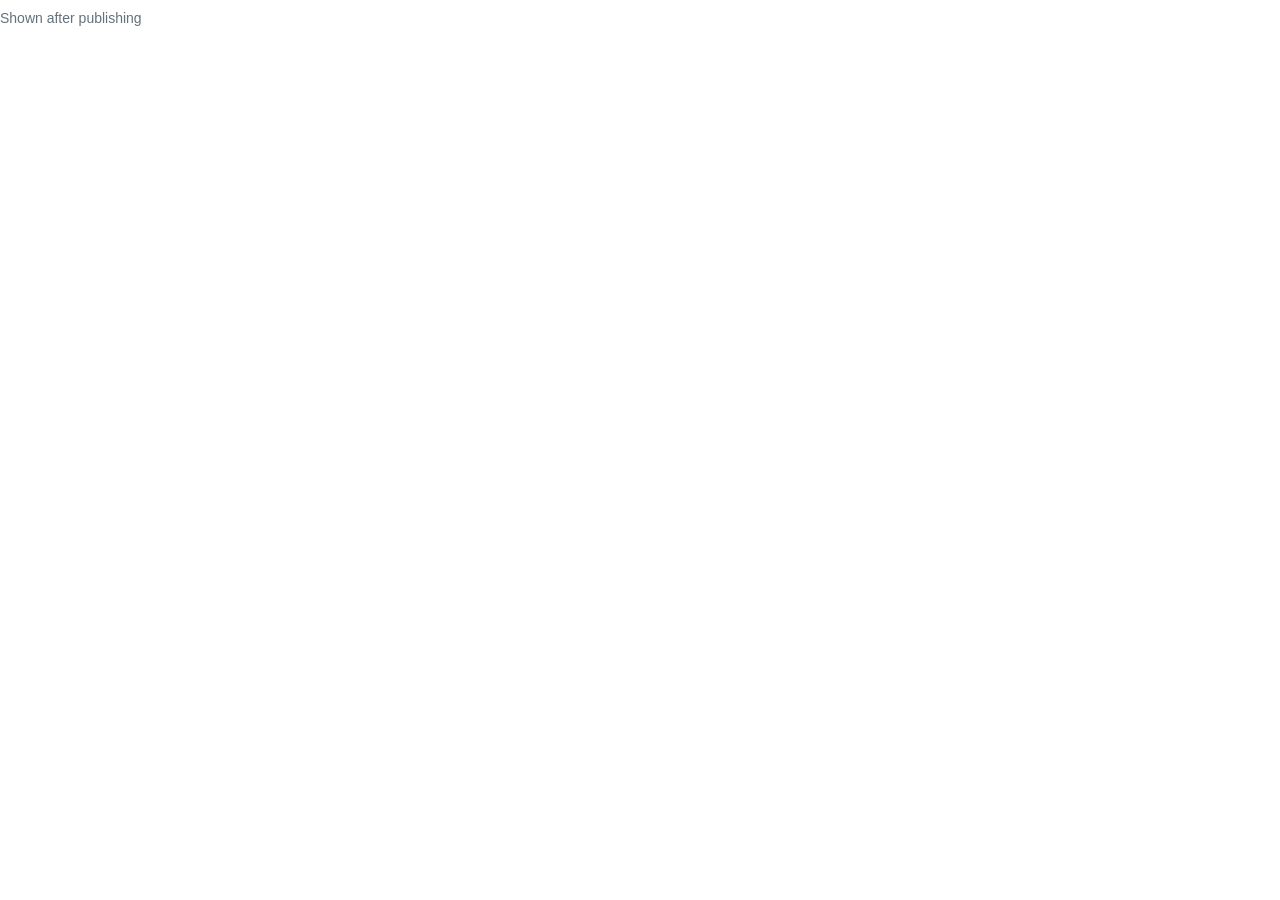
<file: assets/visitor-counter.html>
<!doctype html>
<html lang="en">
<head>
  <meta charset="utf-8">
  <meta name="viewport" content="width=device-width, initial-scale=1">
  <title>Visitor count</title>
  <style>
    html,body { margin:0; padding:0; background:white; color:#63727b; font:14px/1.5 Arial,Helvetica,sans-serif; }
    a { color:#8a3144; }
    #provider-output { padding:0 0 4px; }
    #provider-output img { max-width:100%; height:auto; }
    #status { margin:4px 0; }
  </style>
</head>
<body>
  <!-- Original public embed from Yanping Ma's Google Site, kept unchanged. -->
  <template id="counter-embed">
    <a href='http://www.freevisitorcounters.com'>more information</a>
    <script type='text/javascript' src='https://www.freevisitorcounters.com/auth.php?id=0f0093541ed91850ffdbaca8de561cc4335375a3'></script>
    <script type="text/javascript" src="https://www.freevisitorcounters.com/en/home/counter/1048912/t/0"></script>
  </template>
  <div id="provider-output">
    <script>
    (() => {
      const host = window.location.hostname.toLowerCase();
      const localHost = /^(localhost|0\.0\.0\.0|127(?:\.\d+){3}|10(?:\.\d+){3}|192\.168(?:\.\d+){2}|172\.(?:1[6-9]|2\d|3[01])(?:\.\d+){2}|\[?::1\]?)$/.test(host) || /\.(localhost|local|test)$/.test(host);
      const publicSite = /^https?:$/.test(window.location.protocol) && host && !localHost;
      document.getElementById('provider-output').dataset.publicSite = publicSite ? 'yes' : 'no';
      if (publicSite) document.write(document.getElementById('counter-embed').innerHTML);
    })();
    </script>
  </div>
  <p id="status" role="status">Loading visitor count…</p>
  <script>
  (() => {
    const publicSite = document.getElementById('provider-output').dataset.publicSite === 'yes';
    const status = document.getElementById('status');
    function resize() {
      parent.postMessage({type:'visitor-counter-size',height:document.body.scrollHeight+4},'*');
    }
    if (!publicSite) {
      status.textContent = 'Shown after publishing';
    } else {
      window.addEventListener('load', () => {
        const output = document.getElementById('provider-output');
        const images = Array.from(output.querySelectorAll('img'));
        const hasImage = images.some(image => image.complete && image.naturalWidth > 0);
        const hasText = /\d/.test(output.innerText);
        status.textContent = hasImage || hasText ? '' : 'Visitor counter unavailable';
        resize();
      });
    }
    new ResizeObserver(resize).observe(document.getElementById('provider-output'));
  })();
  </script>
</body>
</html>
</file>
<file: assets/site.css>
/* Shared styles for all pages. No external font or library dependencies. */
:root {
  color-scheme: light;
  --ink: #182f43;
  --body: #334653;
  --muted: #63727b;
  --accent: #8a3144;
  --line: #dce3e7;
  --soft: #f3f6f8;
  --paper: #fff;
  --serif: Georgia, 'Times New Roman', serif;
  --sans: -apple-system, BlinkMacSystemFont, 'Segoe UI', Arial, sans-serif;
}
* { box-sizing: border-box; }
html { scroll-behavior: smooth; scroll-padding-top: 2rem; }
body { margin: 0; color: var(--body); background: var(--paper); font: 1.0625rem/1.8 var(--sans); }
a { color: var(--accent); text-decoration-thickness: 1px; text-underline-offset: .22em; }
a:hover { text-decoration-thickness: 2px; }
:focus-visible { outline: 3px solid var(--accent); outline-offset: 4px; }
img { max-width: 100%; height: auto; display: block; }
button { font: inherit; }
.skip-link { position: absolute; left: 1rem; top: -6rem; padding: .65rem 1rem; background: var(--paper); z-index: 10; }
.skip-link:focus { top: 1rem; }
.site-header { border-top: 5px solid var(--accent); border-bottom: 1px solid var(--line); }
.header-inner { width: min(1160px, calc(100% - 64px)); margin: auto; display: flex; align-items: center; justify-content: space-between; flex-wrap: wrap; gap: 12px 36px; padding: 20px 0; }
.site-name { color: var(--ink); font: 1.65rem/1.3 var(--serif); text-decoration: none; white-space: nowrap; }
.site-nav { display: flex; align-items: center; flex-wrap: wrap; gap: 2px 23px; }
.site-nav a { color: var(--body); text-decoration: none; font-size: .9375rem; padding: 8px 0; border-bottom: 2px solid transparent; }
.site-nav a:hover, .site-nav a[aria-current='page'] { color: var(--accent); border-bottom-color: var(--accent); }
.site-nav a.section-active { color: var(--accent); border-bottom-color: var(--accent); }
.section-nav { display: flex; flex-wrap: wrap; gap: 4px 22px; padding-bottom: 17px; margin-bottom: 28px; border-bottom: 1px solid var(--line); }
.section-nav a { font-size: .9375rem; text-decoration: none; padding: 6px 0; }
.section-nav a[aria-current='page'] { color: var(--ink); font-weight: 600; }
.section-nav a:hover { text-decoration: underline; }
.menu-toggle { display: none; align-items: center; gap: 8px; border: 1px solid var(--line); border-radius: 3px; padding: 7px 12px; background: var(--paper); color: var(--ink); cursor: pointer; }
.site-shell { width: min(1160px, calc(100% - 64px)); margin: auto; display: grid; grid-template-columns: 228px minmax(0, 1fr); gap: 68px; padding: 52px 0 76px; }
.profile-rail { align-self: start; font-size: .9375rem; }
.profile-portrait { width: 184px; aspect-ratio: 4 / 5; object-fit: cover; border-radius: 3px; margin-bottom: 22px; }
.profile-name { color: var(--ink); font: 1.65rem/1.25 var(--serif); margin: 0 0 5px; }
.profile-chinese { color: var(--muted); font-size: 1.2rem; letter-spacing: .13em; margin: 0 0 16px; }
.profile-title { color: var(--ink); margin: 0 0 5px; }
.profile-affiliation { color: var(--muted); line-height: 1.65; margin: 0; }
.profile-contact { margin-top: 24px; padding-top: 21px; border-top: 1px solid var(--line); }
.profile-contact p { margin: 0 0 13px; }
.profile-contact a { overflow-wrap: anywhere; }
.profile-links { display: flex; flex-direction: column; align-items: flex-start; gap: 10px; margin-top: 22px; }
main { min-width: 0; }
.eyebrow { margin: 0 0 9px; color: var(--muted); font-size: .8125rem; letter-spacing: .13em; text-transform: uppercase; }
h1, h2, h3, h4 { color: var(--ink); font-family: var(--serif); font-weight: 400; }
h1 { font-size: clamp(2.25rem, 4.5vw, 3.5rem); line-height: 1.16; letter-spacing: -.025em; margin: 0 0 22px; }
h2 { font-size: 1.85rem; line-height: 1.3; margin: 39px 0 16px; }
h3 { font-size: 1.35rem; line-height: 1.4; margin: 26px 0 12px; }
h4 { font-size: 1.125rem; line-height: 1.4; margin: 22px 0 10px; }
p { margin: 0 0 20px; }
ul, ol { padding-left: 1.3em; margin: 0 0 22px; }
li { padding-left: .18em; margin-bottom: .65em; }
strong { font-weight: 600; color: var(--ink); }
.lead { font-size: 1.25rem; line-height: 1.65; color: var(--ink); margin-bottom: 24px; }
.page-intro { color: var(--muted); margin-top: -9px; margin-bottom: 29px; max-width: 65ch; }
.content-section { border-top: 1px solid var(--line); margin-top: 36px; padding-top: 27px; }
.content-section > h2:first-child { margin-top: 0; }
.notice { background: var(--soft); border-left: 3px solid var(--accent); padding: 18px 23px; margin: 26px 0; }
.notice p:last-child { margin-bottom: 0; }
.page-links { display: grid; grid-template-columns: repeat(2, minmax(0, 1fr)); column-gap: 30px; margin-top: 28px; }
.page-link { display: block; border-top: 1px solid var(--line); padding: 19px 0; text-decoration: none; }
.page-link strong { display: block; color: var(--accent); font-family: var(--serif); font-weight: 400; font-size: 1.3rem; }
.page-link span { display: block; color: var(--muted); font-size: .9375rem; line-height: 1.55; margin-top: 5px; }
.page-link:hover strong { text-decoration: underline; }
.publication-list { list-style: none; padding: 0; }
.publication-list > li { margin: 0; padding: 22px 0; border-bottom: 1px solid var(--line); }
.publication-list h3 { margin: 0 0 8px; }
.publication-list p { margin: 0 0 8px; }
.publication-meta { font-size: .9375rem; color: var(--muted); }
.inline-links { display: flex; flex-wrap: wrap; gap: 8px 20px; font-size: .9375rem; }
.course-list { list-style: none; padding: 0; }
.course-list > li { border-bottom: 1px solid var(--line); padding: 15px 0; margin: 0; }
.course-list strong { display: block; font-weight: 500; }
.course-list span { display: block; font-size: .9375rem; color: var(--muted); }
.table-wrap { overflow-x: auto; margin: 23px 0; }
table { border-collapse: collapse; width: 100%; }
th, td { padding: 12px 14px; text-align: left; vertical-align: top; border-bottom: 1px solid var(--line); }
th { color: var(--ink); font-weight: 600; background: var(--soft); }
.document-link { display: inline-block; padding: 10px 18px; background: var(--ink); color: white; border: 1px solid var(--ink); border-radius: 3px; text-decoration: none; margin: 8px 0 23px; }
.document-link:hover { background: var(--accent); border-color: var(--accent); }
.section-image { margin: 25px 0; max-width: 100%; border-radius: 3px; }
.caption { color: var(--muted); font-size: .875rem; margin-top: 8px; }
.contact-columns { display: grid; grid-template-columns: 1fr 1fr; gap: 22px; margin-bottom: 25px; }
.contact-columns h3 { margin-top: 0; }
.resource-list { list-style: none; padding-left: 0; }
.resource-list > li { padding: 16px 0; border-bottom: 1px solid var(--line); margin: 0; }
.resource-list > li > a { font-size: 1.075rem; }
.resource-list p { font-size: .9375rem; color: var(--muted); margin: 7px 0 0; }
.page-content > ol > li { padding-left: .35em; margin-bottom: 1.1em; }
.page-content li p { margin: 0 0 9px; }
.page-content li > ol, .page-content li > ul { margin-top: 15px; }
.jump-links { display: flex; flex-wrap: wrap; gap: 8px 20px; font-size: .9375rem; padding: 17px 0; margin-bottom: 25px; border-bottom: 1px solid var(--line); }
.source-link { font-size: .875rem; color: var(--muted); margin-top: 35px; }
.site-footer { border-top: 1px solid var(--line); }
.footer-inner { width: min(1160px, calc(100% - 64px)); margin: auto; display: flex; justify-content: space-between; flex-wrap: wrap; gap: 8px 24px; padding: 23px 0; color: var(--muted); font-size: .875rem; }
.footer-details { display: flex; flex-direction: column; gap: 4px; }
.footer-counter { display: flex; flex-direction: column; align-items: flex-start; gap: 5px; max-width: 100%; }
.counter-label { color: var(--ink); font-weight: 500; }
.counter-preview { font-size: .875rem; }
.footer-counter iframe { border: 0; width: 240px; max-width: 100%; height: 100px; background: var(--paper); }
.footer-counter [hidden] { display: none; }
.footer-counter noscript { font-size: .875rem; }
address { font-style: normal; }
blockquote { border-left: 3px solid var(--line); padding-left: 23px; margin-left: 0; color: var(--muted); }
@media (max-width: 1000px) {
  .site-shell { gap: 38px; grid-template-columns: 205px minmax(0, 1fr); }
  .site-nav { gap: 2px 18px; }
}
@media (max-width: 760px) {
  .header-inner, .site-shell, .footer-inner { width: calc(100% - 40px); }
  .header-inner { gap: 12px; padding: 15px 0; }
  .site-nav { width: 100%; gap: 3px 20px; }
  .js-enabled .menu-toggle { display: inline-flex; }
  .js-enabled .site-nav { display: none; }
  .js-enabled .site-nav.is-open { display: flex; padding-top: 10px; }
  .site-shell { grid-template-columns: 1fr; gap: 30px; padding-top: 30px; padding-bottom: 45px; }
  .profile-rail { display: grid; grid-template-columns: 1fr; gap: 0; border-bottom: 1px solid var(--line); padding-bottom: 24px; }
  .profile-rail.with-portrait { grid-template-columns: 90px minmax(0, 1fr); column-gap: 20px; }
  .profile-portrait { width: 90px; margin: 0; grid-column: 1; grid-row: 1 / 5; }
  .profile-name { font-size: 1.4rem; }
  .profile-chinese { font-size: 1rem; margin-bottom: 7px; }
  .profile-contact, .profile-links { display: none; }
  .profile-affiliation { font-size: .875rem; }
  h1 { font-size: 2.4rem; }
  .lead { font-size: 1.125rem; }
  .page-links { grid-template-columns: 1fr; }
  .contact-columns { grid-template-columns: 1fr; }
}
@media (prefers-reduced-motion: reduce) { html { scroll-behavior: auto; } }
@media print {
  .site-header, .profile-rail, .site-footer, .skip-link { display: none; }
  .site-shell { display: block; width: 100%; padding: 0; }
  body { color: #111; font-size: 11pt; }
  a { color: #111; }
  h1 { font-size: 25pt; }
  h2, h3 { break-after: avoid; }
  article, li { break-inside: avoid; }
}
</file>
